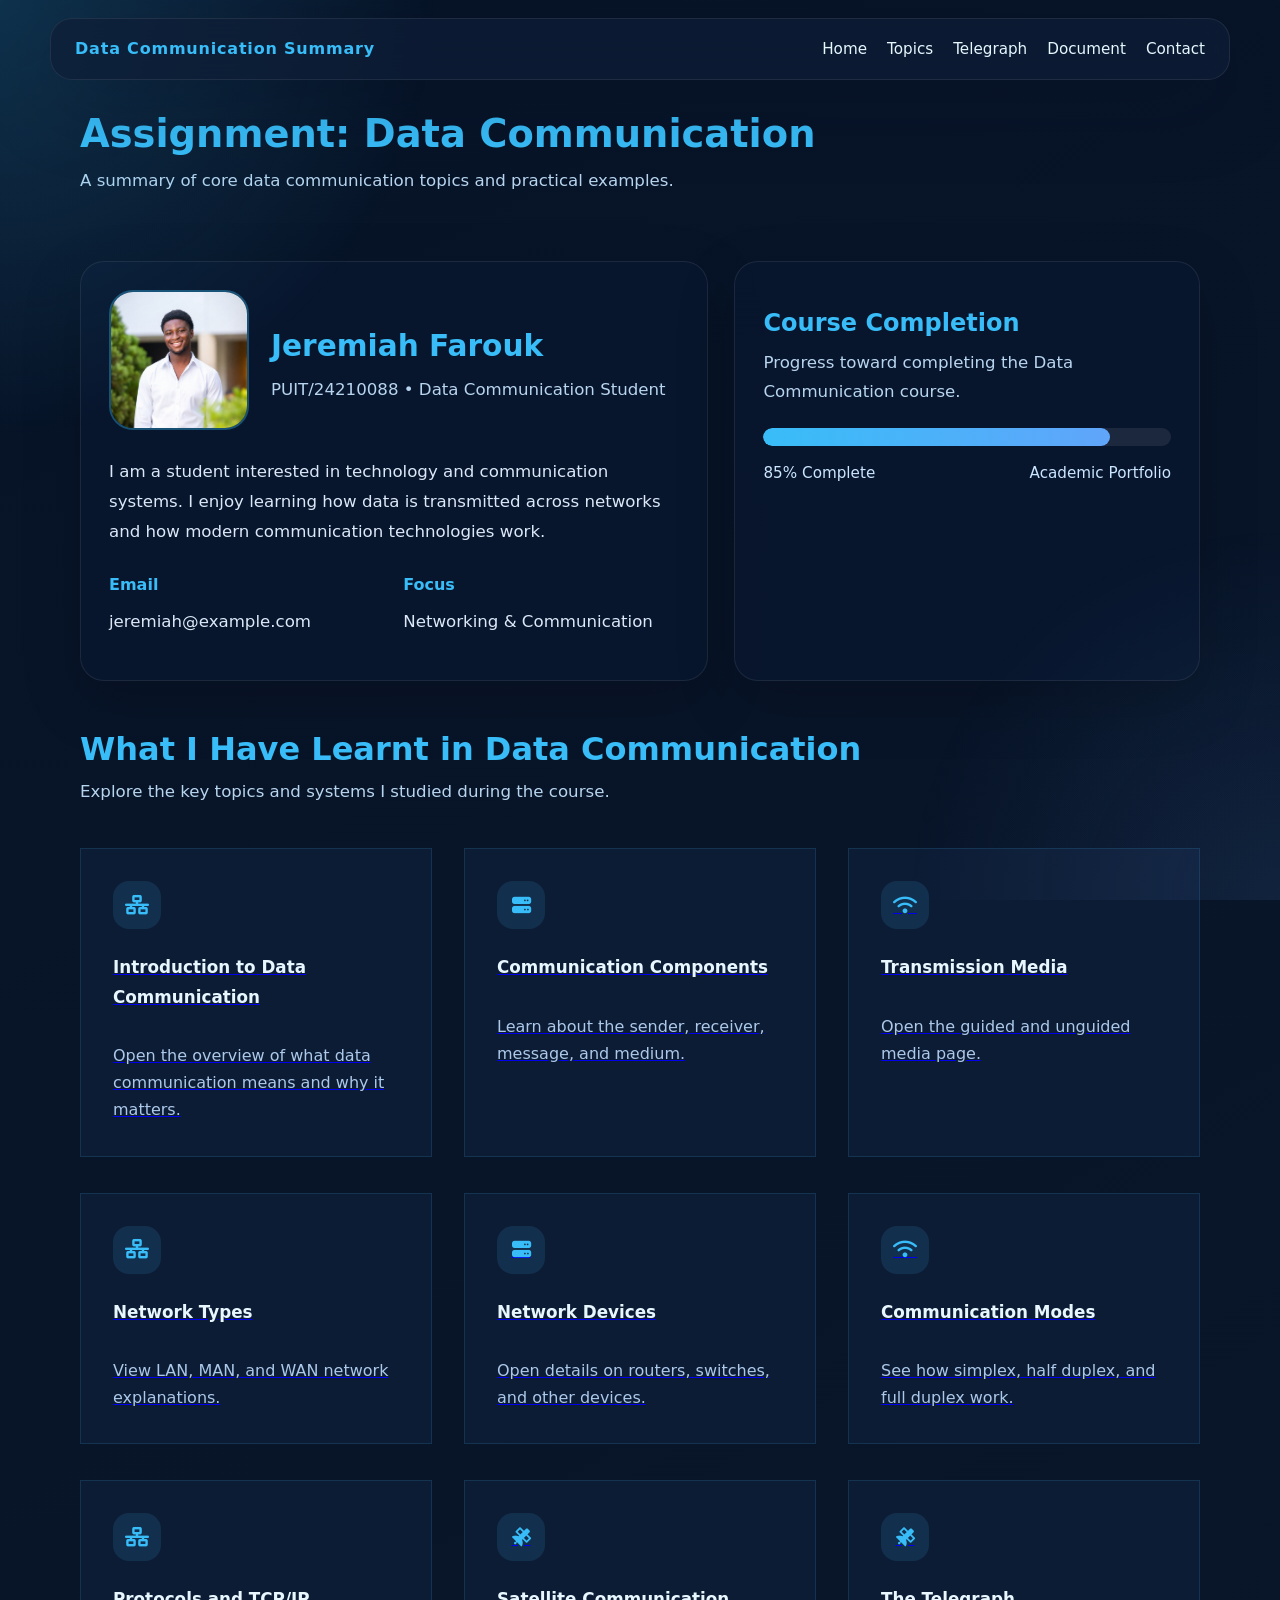
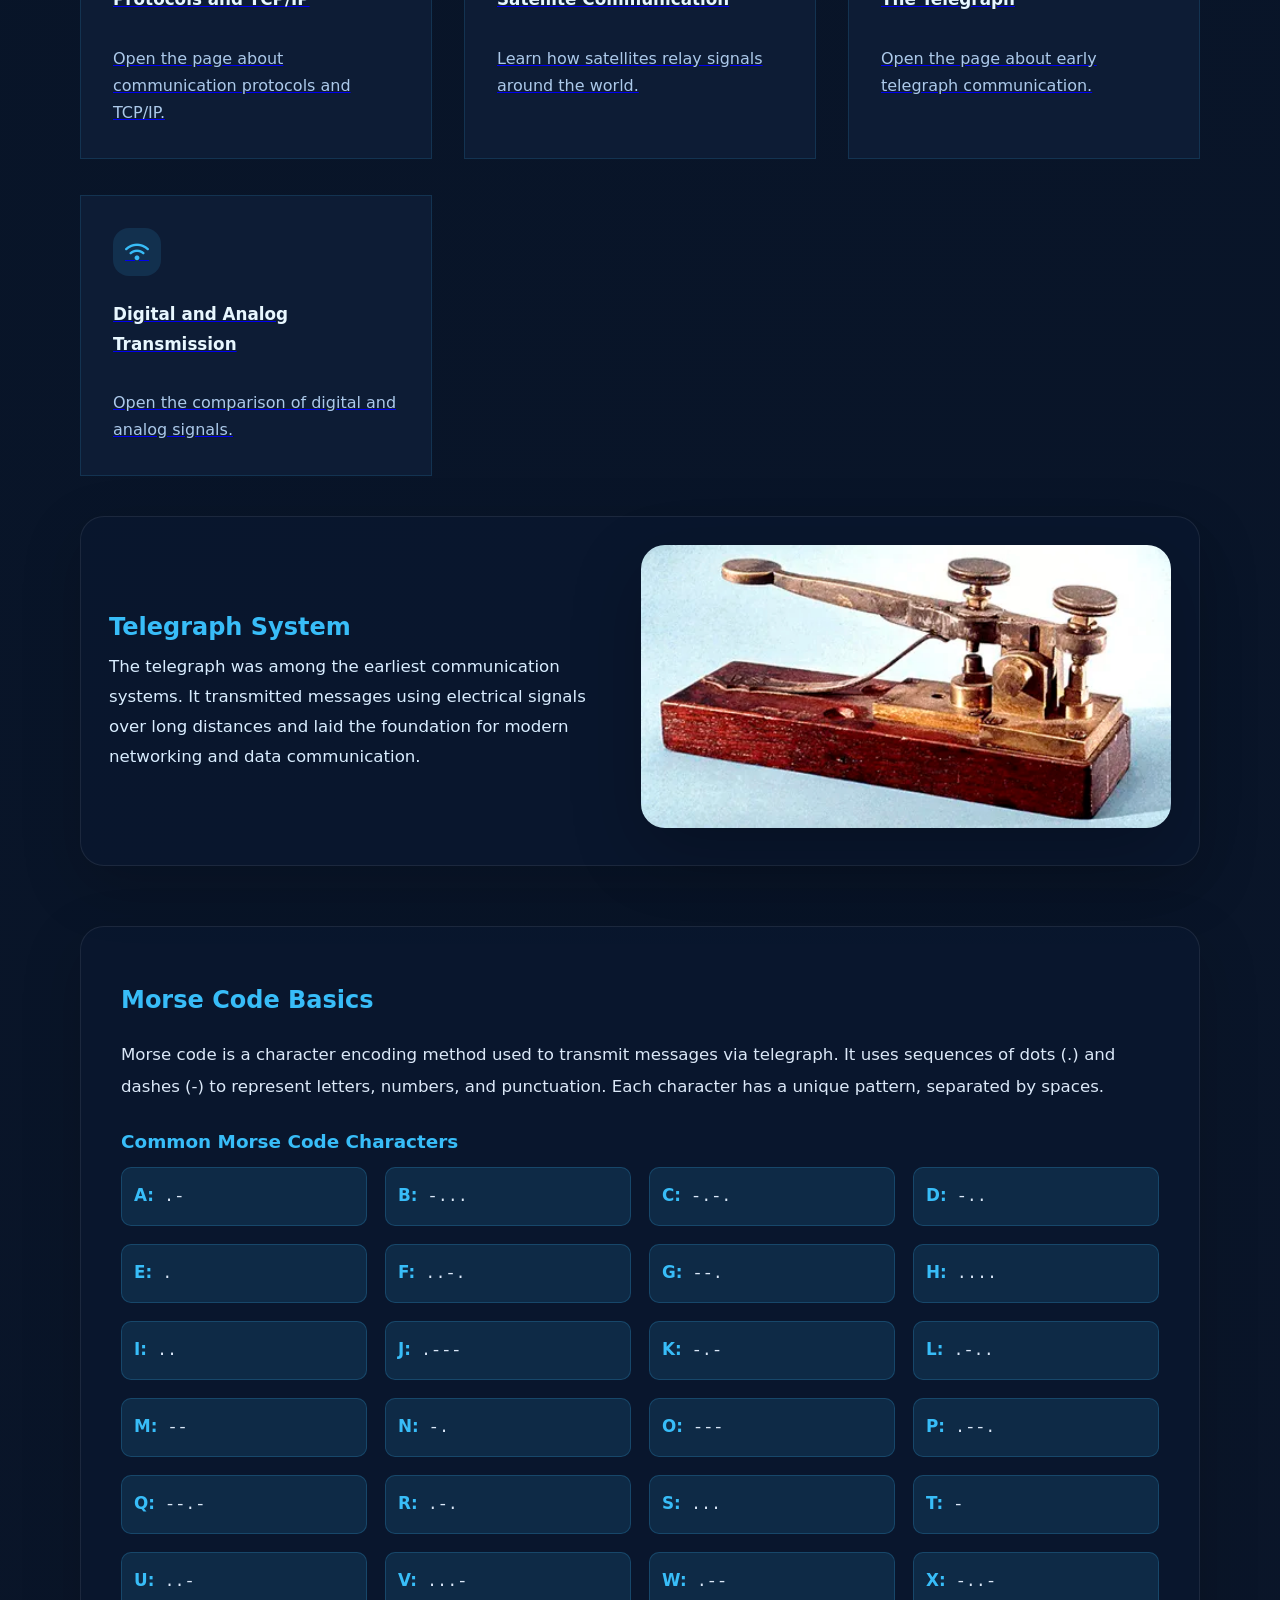
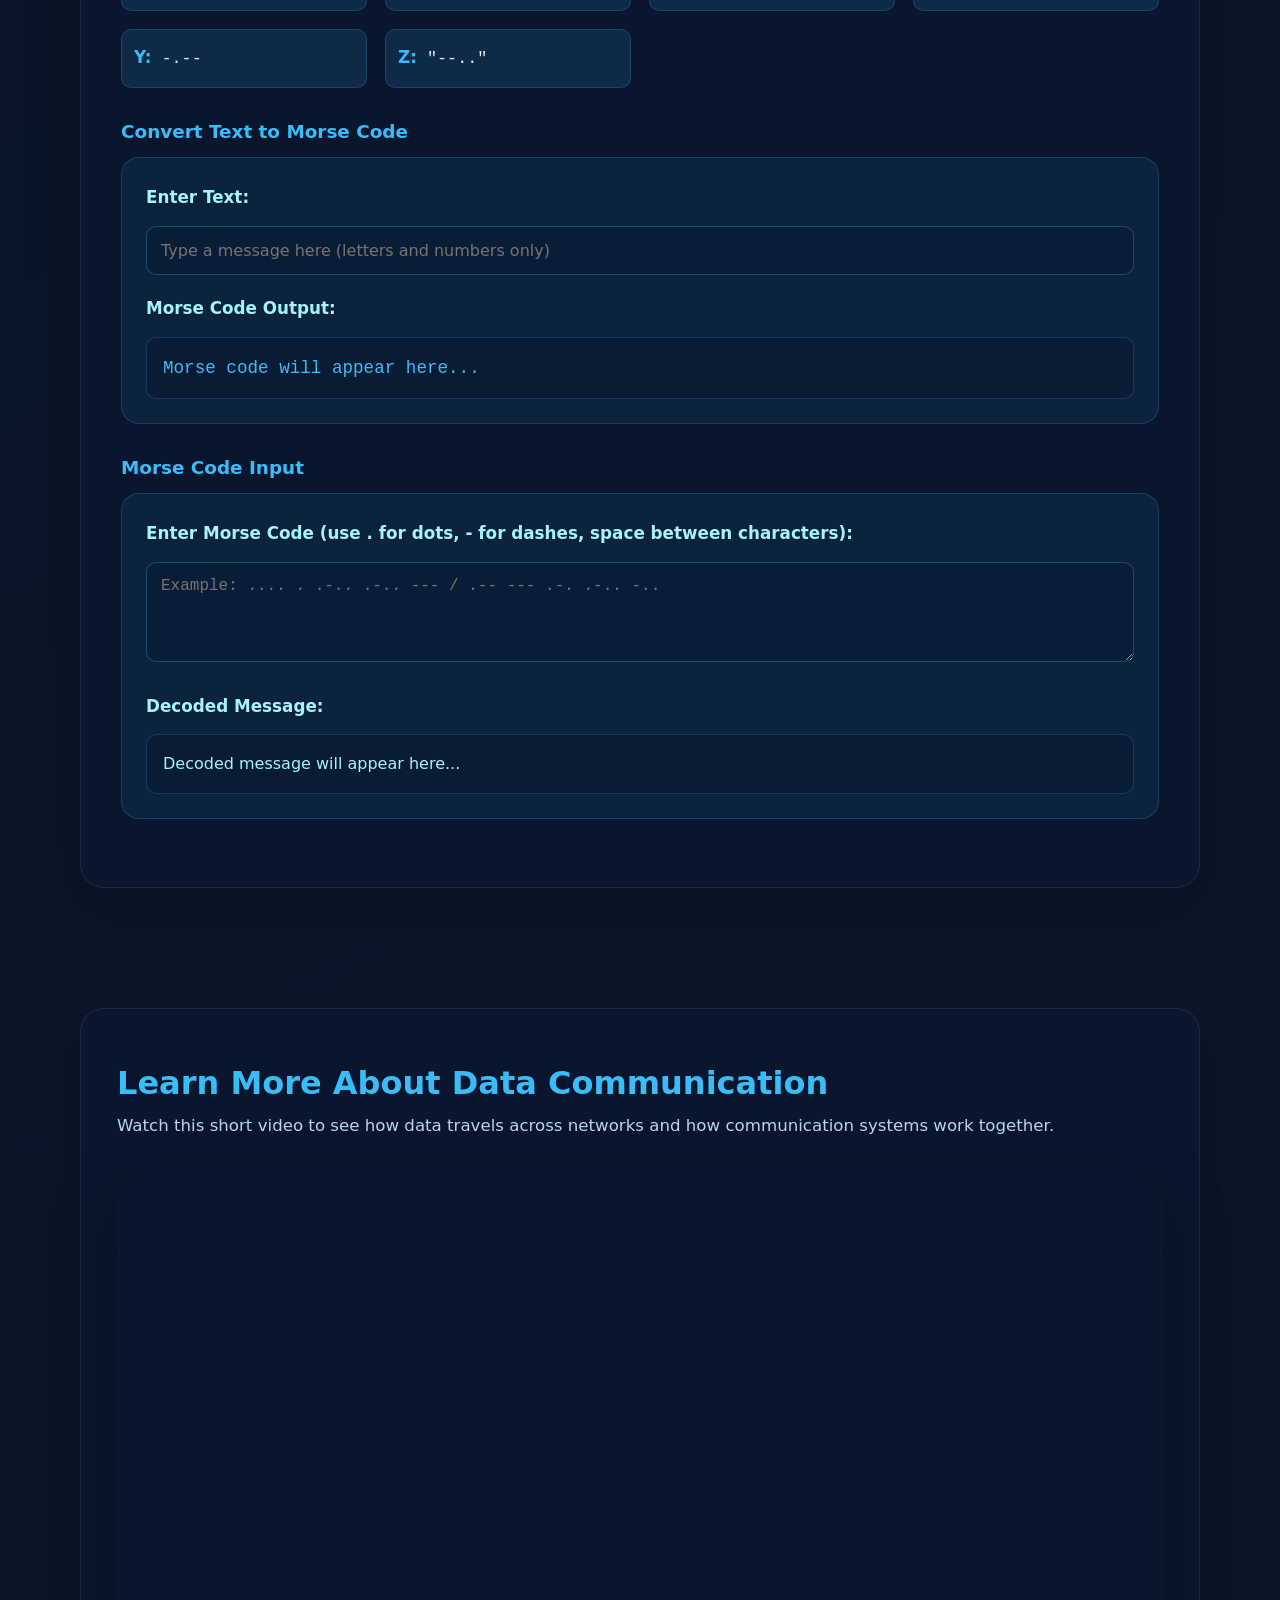
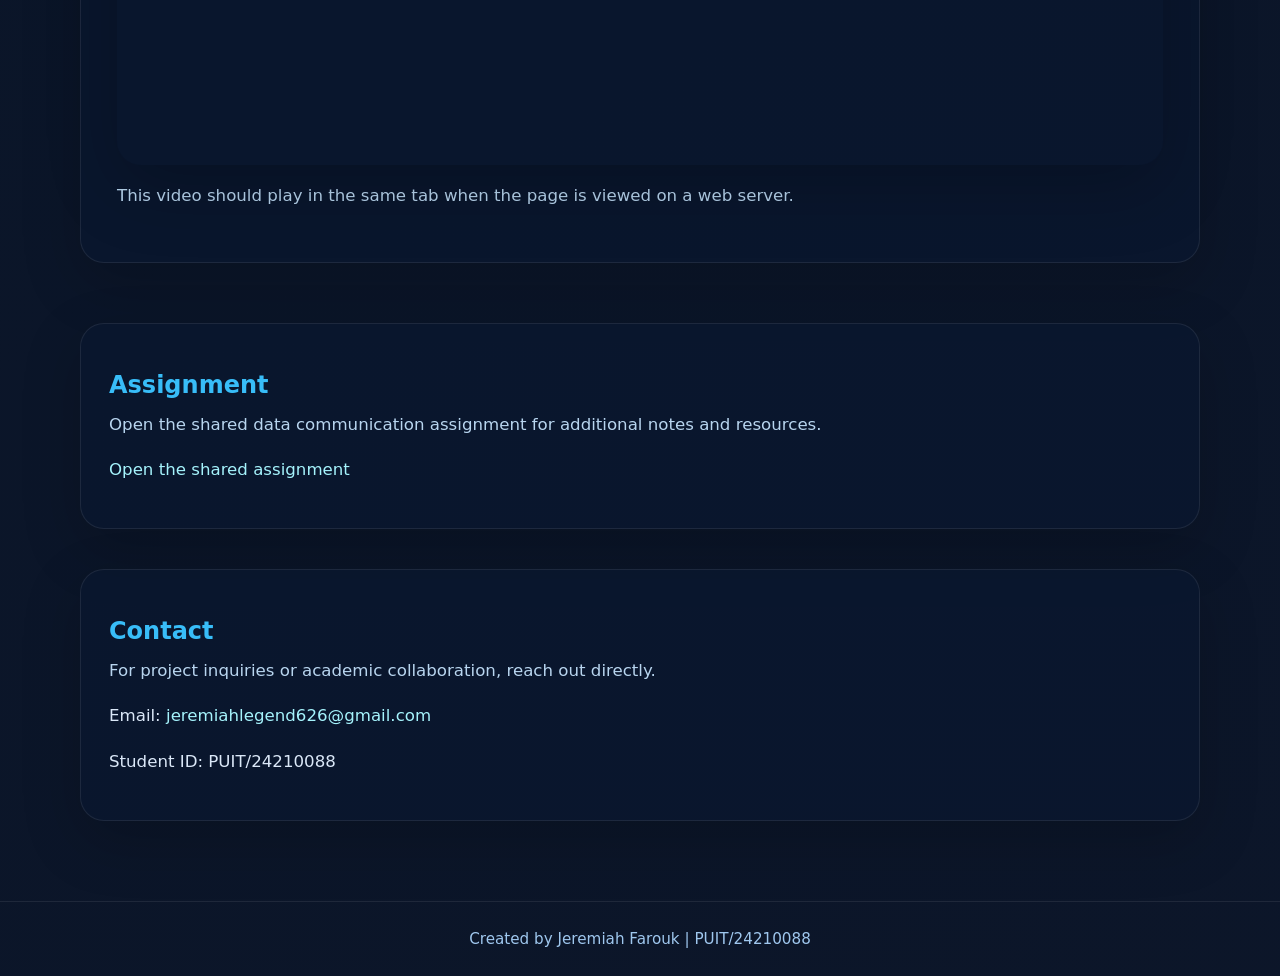
<file: index.html>
<!DOCTYPE html>
<html lang="en">
<head>
  <meta charset="UTF-8">
  <meta name="viewport" content="width=device-width, initial-scale=1.0">
  <title>Data Communication Assignment</title>
  <link rel="stylesheet" href="styles.css">
  <link rel="stylesheet" href="https://cdnjs.cloudflare.com/ajax/libs/font-awesome/6.4.0/css/all.min.css" integrity="sha512-p1Cm+S3X7RmOISVSu6Jz91FJjrNn3iDATC+6CDj1O7+snnVQoQu/6W+T7y9FqXsJCHmqqiVXd5N6eeGdX6f+Uw==" crossorigin="anonymous" referrerpolicy="no-referrer" />
</head>
<body>
  <div class="background-glow"></div>
  <nav class="sticky-nav">
    <div class="nav-brand">Data Communication Summary</div>
    <div class="nav-links">
      <a href="#home">Home</a>
      <a href="#topics">Topics</a>
      <a href="#telegraph">Telegraph</a>
      <a href="#document">Document</a>
      <a href="#contact">Contact</a>
    </div>
  </nav>
  <main>
    <section id="home" class="hero-section">
      <div class="container hero-grid">
        <div class="assignment-header" style="grid-column: 1 / -1; margin-bottom: 24px;">
          <h1 style="font-size: 2.4rem; color: #38bdf8; margin: 0;">Assignment: Data Communication</h1>
          <p class="subtle-text" style="margin-top: 8px;">A summary of core data communication topics and practical examples.</p>
        </div>
        <div class="card profile-card">
          <div class="profile-head">
            <a href="profile.jpg" target="_blank" rel="noopener noreferrer">
              <img src="profile.jpg" alt="Student Image">
            </a>
            <div>
              <h2>Jeremiah Farouk</h2>
              <p class="subtle-text">PUIT/24210088 • Data Communication Student</p>
            </div>
          </div>
          <p class="intro-text">I am a student interested in technology and communication systems. I enjoy learning how data is transmitted across networks and how modern communication technologies work.</p>
          <div class="info-row">
            <div><strong>Email</strong><p>jeremiah@example.com</p></div>
            <div><strong>Focus</strong><p>Networking & Communication</p></div>
          </div>
        </div>
        <div class="card completion-card">
          <h2>Course Completion</h2>
          <p class="subtle-text">Progress toward completing the Data Communication course.</p>
          <div class="progress-bar">
            <div class="progress-fill" style="width: 85%;"></div>
          </div>
          <div class="progress-meta">
            <span>85% Complete</span>
            <span>Academic Portfolio</span>
          </div>
        </div>
      </div>
    </section>
    <section id="topics" class="topics-section">
      <div class="container">
        <div class="section-header">
          <div>
            <h2>What I Have Learnt in Data Communication</h2>
            <p class="subtle-text">Explore the key topics and systems I studied during the course.</p>
          </div>
        </div>
        <div class="folder-grid">
          <a class="folder-card" href="introduction.html">
            <div class="icon-wrap"><i class="fa-solid fa-network-wired"></i></div>
            <div class="folder-title">Introduction to Data Communication</div>
            <div class="folder-desc">Open the overview of what data communication means and why it matters.</div>
          </a>
          <a class="folder-card" href="components.html">
            <div class="icon-wrap"><i class="fa-solid fa-server"></i></div>
            <div class="folder-title">Communication Components</div>
            <div class="folder-desc">Learn about the sender, receiver, message, and medium.</div>
          </a>
          <a class="folder-card" href="transmission-media.html">
            <div class="icon-wrap"><i class="fa-solid fa-wifi"></i></div>
            <div class="folder-title">Transmission Media</div>
            <div class="folder-desc">Open the guided and unguided media page.</div>
          </a>
          <a class="folder-card" href="network-types.html">
            <div class="icon-wrap"><i class="fa-solid fa-network-wired"></i></div>
            <div class="folder-title">Network Types</div>
            <div class="folder-desc">View LAN, MAN, and WAN network explanations.</div>
          </a>
          <a class="folder-card" href="network-devices.html">
            <div class="icon-wrap"><i class="fa-solid fa-server"></i></div>
            <div class="folder-title">Network Devices</div>
            <div class="folder-desc">Open details on routers, switches, and other devices.</div>
          </a>
          <a class="folder-card" href="communication-modes.html">
            <div class="icon-wrap"><i class="fa-solid fa-wifi"></i></div>
            <div class="folder-title">Communication Modes</div>
            <div class="folder-desc">See how simplex, half duplex, and full duplex work.</div>
          </a>
          <a class="folder-card" href="protocols-tcpip.html">
            <div class="icon-wrap"><i class="fa-solid fa-network-wired"></i></div>
            <div class="folder-title">Protocols and TCP/IP</div>
            <div class="folder-desc">Open the page about communication protocols and TCP/IP.</div>
          </a>
          <a class="folder-card" href="satellite-communication.html">
            <div class="icon-wrap"><i class="fa-solid fa-satellite"></i></div>
            <div class="folder-title">Satellite Communication</div>
            <div class="folder-desc">Learn how satellites relay signals around the world.</div>
          </a>
          <a class="folder-card" href="telegraph.html">
            <div class="icon-wrap"><i class="fa-solid fa-satellite"></i></div>
            <div class="folder-title">The Telegraph</div>
            <div class="folder-desc">Open the page about early telegraph communication.</div>
          </a>
          <a class="folder-card" href="digital-analog.html">
            <div class="icon-wrap"><i class="fa-solid fa-wifi"></i></div>
            <div class="folder-title">Digital and Analog Transmission</div>
            <div class="folder-desc">Open the comparison of digital and analog signals.</div>
          </a>
        </div>
      </div>
    </section>
    <section id="telegraph" class="telegraph-highlight">
      <div class="container">
        <div class="card telegraph-card">
          <div class="telegraph-text">
            <h2>Telegraph System</h2>
            <p>The telegraph was among the earliest communication systems. It transmitted messages using electrical signals over long distances and laid the foundation for modern networking and data communication.</p>
          </div>
          <div class="telegraph-image-wrap">
            <img src="telegraph.jpg" alt="Telegraph machine">
          </div>
        </div>
      </div>
    </section>

    <!-- Morse Code Section -->
    <section class="morse-section">
      <div class="container">
        <div class="card" style="padding: 40px;">
          <h2 style="color: #38bdf8; margin-bottom: 24px;">Morse Code Basics</h2>
          
          <div class="page-content" style="max-width: 100%; padding: 0;">
            <p>Morse code is a character encoding method used to transmit messages via telegraph. It uses sequences of dots (.) and dashes (-) to represent letters, numbers, and punctuation. Each character has a unique pattern, separated by spaces.</p>
            
            <h3 style="margin-top: 28px; margin-bottom: 14px;">Common Morse Code Characters</h3>
            <div class="morse-table" style="display: grid; grid-template-columns: repeat(auto-fit, minmax(220px, 1fr)); gap: 18px; margin-bottom: 32px;">
              <div class="morse-item"><strong>A:</strong> .-</div>
              <div class="morse-item"><strong>B:</strong> -...</div>
              <div class="morse-item"><strong>C:</strong> -.-.</div>
              <div class="morse-item"><strong>D:</strong> -..</div>
              <div class="morse-item"><strong>E:</strong> .</div>
              <div class="morse-item"><strong>F:</strong> ..-.</div>
              <div class="morse-item"><strong>G:</strong> --.</div>
              <div class="morse-item"><strong>H:</strong> ....</div>
              <div class="morse-item"><strong>I:</strong> ..</div>
              <div class="morse-item"><strong>J:</strong> .---</div>
              <div class="morse-item"><strong>K:</strong> -.-</div>
              <div class="morse-item"><strong>L:</strong> .-..</div>
              <div class="morse-item"><strong>M:</strong> --</div>
              <div class="morse-item"><strong>N:</strong> -.</div>
              <div class="morse-item"><strong>O:</strong> ---</div>
              <div class="morse-item"><strong>P:</strong> .--.</div>
              <div class="morse-item"><strong>Q:</strong> --.-</div>
              <div class="morse-item"><strong>R:</strong> .-.</div>
              <div class="morse-item"><strong>S:</strong> ...</div>
              <div class="morse-item"><strong>T:</strong> -</div>
              <div class="morse-item"><strong>U:</strong> ..-</div>
              <div class="morse-item"><strong>V:</strong> ...-</div>
              <div class="morse-item"><strong>W:</strong> .--</div>
              <div class="morse-item"><strong>X:</strong> -..-</div>
              <div class="morse-item"><strong>Y:</strong> -.--</div>
              <div class="morse-item"><strong>Z:</strong> "--.."</div>
            </div>

            <h3 style="margin-top: 28px; margin-bottom: 14px;">Convert Text to Morse Code</h3>
            <div style="background: rgba(56, 189, 248, 0.08); border: 1px solid rgba(56, 189, 248, 0.2); border-radius: 18px; padding: 24px; margin-bottom: 32px;">
              <label style="display: block; margin-bottom: 12px; color: #a5f3fc; font-weight: 600;">Enter Text:</label>
              <input 
                type="text" 
                id="textInput" 
                placeholder="Type a message here (letters and numbers only)" 
                style="width: 100%; padding: 14px; border: 1px solid rgba(56, 189, 248, 0.3); border-radius: 10px; background: rgba(10, 25, 50, 0.6); color: #e5f7ff; font-size: 1rem; margin-bottom: 18px;"
              >
              
              <label style="display: block; margin-bottom: 12px; color: #a5f3fc; font-weight: 600;">Morse Code Output:</label>
              <div 
                id="morseOutput" 
                style="background: rgba(10, 25, 50, 0.8); padding: 16px; border-radius: 10px; min-height: 60px; color: #38bdf8; font-family: 'Courier New', monospace; font-size: 1.1rem; word-break: break-all; line-height: 1.6; border: 1px solid rgba(56, 189, 248, 0.2);"
              >
                Morse code will appear here...
              </div>
            </div>

            <h3 style="margin-top: 28px; margin-bottom: 14px;">Morse Code Input</h3>
            <div style="background: rgba(56, 189, 248, 0.08); border: 1px solid rgba(56, 189, 248, 0.2); border-radius: 18px; padding: 24px;">
              <label style="display: block; margin-bottom: 12px; color: #a5f3fc; font-weight: 600;">Enter Morse Code (use . for dots, - for dashes, space between characters):</label>
              <textarea 
                id="morseInput" 
                placeholder="Example: .... . .-.. .-.. --- / .-- --- .-. .-.. -.." 
                style="width: 100%; padding: 14px; border: 1px solid rgba(56, 189, 248, 0.3); border-radius: 10px; background: rgba(10, 25, 50, 0.6); color: #e5f7ff; font-size: 1rem; font-family: 'Courier New', monospace; min-height: 100px; margin-bottom: 18px; resize: vertical;"
              ></textarea>
              
              <label style="display: block; margin-bottom: 12px; color: #a5f3fc; font-weight: 600;">Decoded Message:</label>
              <div 
                id="decodedOutput" 
                style="background: rgba(10, 25, 50, 0.8); padding: 16px; border-radius: 10px; min-height: 60px; color: #a5f3fc; font-size: 1rem; word-break: break-all; line-height: 1.6; border: 1px solid rgba(56, 189, 248, 0.2);"
              >
                Decoded message will appear here...
              </div>
            </div>
          </div>
        </div>
      </div>
    </section>

    <section class="video-section">
      <div class="container">
        <div class="card" style="padding: 36px;">
          <div class="section-header" style="margin-bottom: 20px;">
            <div>
              <h2>Learn More About Data Communication</h2>
              <p class="subtle-text">Watch this short video to see how data travels across networks and how communication systems work together.</p>
            </div>
          </div>
          <div class="video-wrapper">
            <iframe width="560" height="315" src="https://www.youtube.com/embed/ULgKbLWhgEM?si=8rHMNP0_0eY_29gy" title="YouTube video player" frameborder="0" allow="accelerometer; autoplay; clipboard-write; encrypted-media; gyroscope; picture-in-picture; web-share" referrerpolicy="strict-origin-when-cross-origin" allowfullscreen></iframe>
          </div>
          <p class="subtle-text" id="video-note" style="margin-top: 16px;">This video should play in the same tab when the page is viewed on a web server.</p>
        </div>
      </div>
    </section>

    <section id="document" class="document-section">
      <div class="container">
        <div class="card contact-card">
          <h2>Assignment</h2>
          <p class="subtle-text">Open the shared data communication assignment for additional notes and resources.</p>
          <p><a href="https://docs.google.com/document/d/1MKmk8TD52BsxhhpQ6v7rHuJrL-PrUki7/edit?usp=sharing&ouid=112747157149572128669&rtpof=true&sd=true">Open the shared assignment</a></p>
        </div>
      </div>
    </section>

    <section id="contact" class="contact-section">
      <div class="container">
        <div class="card contact-card">
          <h2>Contact</h2>
          <p class="subtle-text">For project inquiries or academic collaboration, reach out directly.</p>
          <p>Email: <a href="mailto:jeremiahlegend626@gmail.com">jeremiahlegend626@gmail.com</a></p>
          <p>Student ID: PUIT/24210088</p>
        </div>
      </div>
    </section>
  </main>
  <footer class="site-footer">
    Created by Jeremiah Farouk | PUIT/24210088
  </footer>

  <style>
    .morse-item {
      background: rgba(56, 189, 248, 0.12);
      padding: 12px;
      border-radius: 10px;
      border: 1px solid rgba(56, 189, 248, 0.2);
      color: #dbe8f8;
      font-family: 'Courier New', monospace;
    }

    .morse-item strong {
      color: #38bdf8;
    }

    .morse-section {
      padding: 60px 0;
    }
  </style>

  <script>
    // Morse code dictionary
    const morseDict = {
      'A': '.-', 'B': '-...', 'C': '-.-.', 'D': '-..', 'E': '.', 
      'F': '..-.', 'G': '--.', 'H': '....', 'I': '..', 'J': '.---',
      'K': '-.-', 'L': '.-..', 'M': '--', 'N': '-.', 'O': '---',
      'P': '.--.', 'Q': '--.-', 'R': '.-.', 'S': '...', 'T': '-',
      'U': '..-', 'V': '...-', 'W': '.--', 'X': '-..-', 'Y': '-.--',
      'Z': '--..', '0': '-----', '1': '.----', '2': '..---', '3': '...--',
      '4': '....-', '5': '.....', '6': '-....', '7': '--...', '8': '---..',
      '9': '----.'
    };

    // Reverse dictionary for decoding
    const reverseMorseDict = {};
    for (let char in morseDict) {
      reverseMorseDict[morseDict[char]] = char;
    }

    // Text to Morse conversion
    document.getElementById('textInput')?.addEventListener('input', function() {
      const text = this.value.toUpperCase();
      let morse = '';
      for (let char of text) {
        if (morseDict[char]) {
          morse += morseDict[char] + ' ';
        } else if (char === ' ') {
          morse += '/ ';
        }
      }
      document.getElementById('morseOutput').textContent = morse.trim() || 'Morse code will appear here...';
    });

    // Morse to Text conversion
    document.getElementById('morseInput')?.addEventListener('input', function() {
      const morse = this.value.trim();
      const chars = morse.split(' ');
      let text = '';
      for (let code of chars) {
        if (code === '/') {
          text += ' ';
        } else if (reverseMorseDict[code]) {
          text += reverseMorseDict[code];
        }
      }
      document.getElementById('decodedOutput').textContent = text || 'Decoded message will appear here...';
    });
  </script>

  <script>
    // Lazy-load YouTube iframe or open YouTube when file://
    (function() {
        function loadIframe(placeholder) {
        const src = placeholder.dataset.src;
        const iframe = document.createElement('iframe');
        iframe.src = src;
        iframe.title = placeholder.dataset.title || 'Embedded video';
        iframe.frameBorder = '0';
        iframe.allow = 'accelerometer; autoplay; clipboard-write; encrypted-media; gyroscope; picture-in-picture; web-share';
        iframe.referrerPolicy = 'strict-origin-when-cross-origin';
        iframe.allowFullscreen = true;
        iframe.style.position = 'absolute';
        iframe.style.inset = '0';
        iframe.style.width = '100%';
        iframe.style.height = '100%';
        // replace placeholder with iframe
        const wrapper = placeholder.parentElement;
        wrapper.innerHTML = '';
        wrapper.appendChild(iframe);
        // add a quick fallback link under the player
        const note = document.getElementById('video-note');
        if (note) note.innerHTML = 'If the player shows "Video unavailable", <a href="' + placeholder.dataset.watch + '" target="_blank">watch on YouTube</a>.';
      }

      document.querySelectorAll('.video-placeholder').forEach(function(placeholder) {
        const btn = placeholder.querySelector('.video-play-button');
        btn.addEventListener('click', function() {
          // If page is served via file://, open YouTube in new tab instead
          if (location.protocol === 'file:') {
            const watch = placeholder.dataset.watch;
            if (confirm('This video may not play when the page is opened from the file system. Open on YouTube instead?')) {
              window.open(watch, '_blank');
            }
            return;
          }
          loadIframe(placeholder);
        });
      });
    })();
  </script>
</body>
</html>
</file>
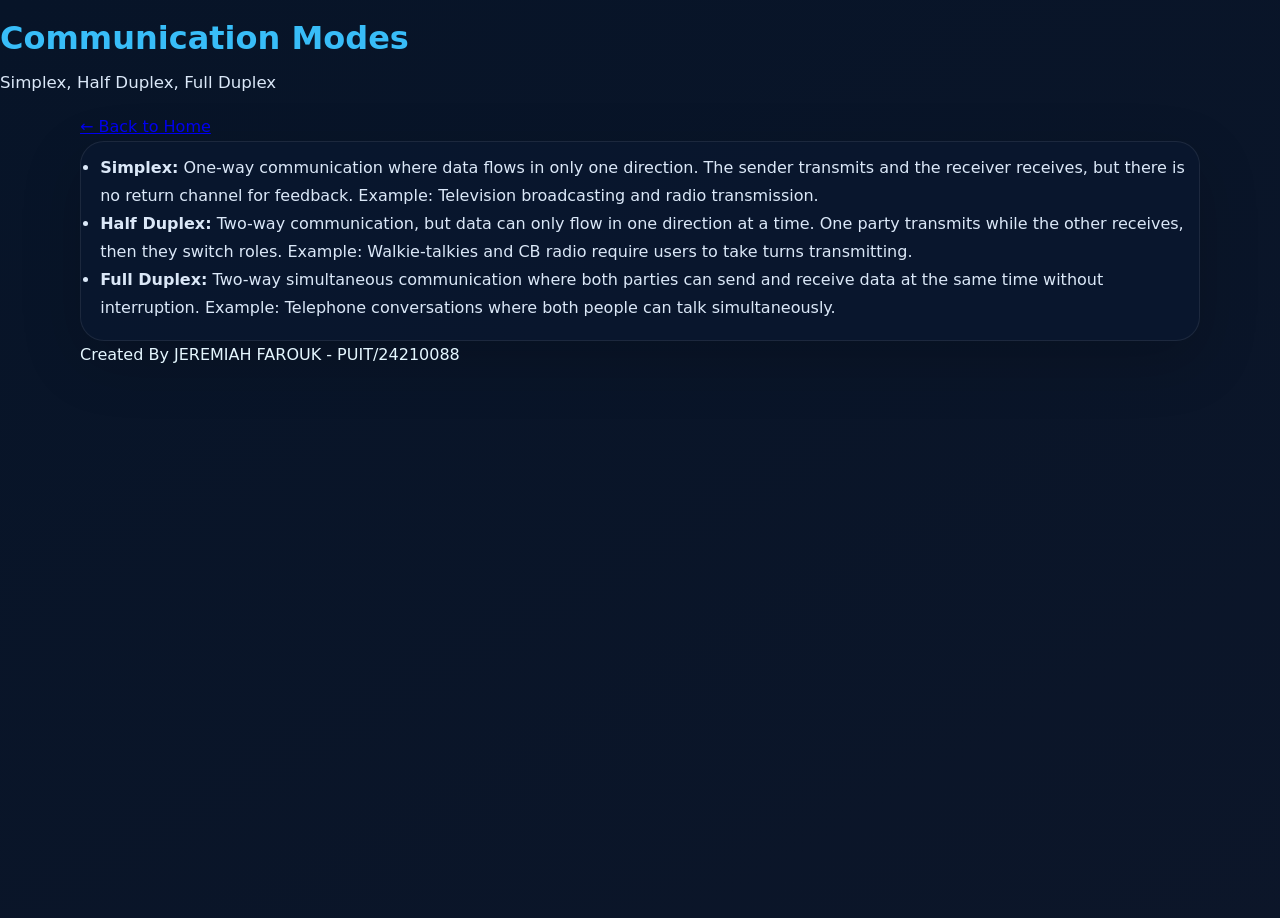
<file: communication-modes.html>
<!DOCTYPE html>
<html lang="en">
<head>
<meta charset="UTF-8">
<meta name="viewport" content="width=device-width, initial-scale=1.0">
<title>Communication Modes</title>
<link rel="stylesheet" href="styles.css">
</head>
<body>
<header>
<h1>Communication Modes</h1>
<p>Simplex, Half Duplex, Full Duplex</p>
</header>
<div class="container">
<div class="button-row">
<a class="button-link" href="index.html">← Back to Home</a>
</div>
<div class="card">
<ul>
<li><strong>Simplex:</strong> One-way communication where data flows in only one direction. The sender transmits and the receiver receives, but there is no return channel for feedback. Example: Television broadcasting and radio transmission.</li>
<li><strong>Half Duplex:</strong> Two-way communication, but data can only flow in one direction at a time. One party transmits while the other receives, then they switch roles. Example: Walkie-talkies and CB radio require users to take turns transmitting.</li>
<li><strong>Full Duplex:</strong> Two-way simultaneous communication where both parties can send and receive data at the same time without interruption. Example: Telephone conversations where both people can talk simultaneously.</li>
</ul>
</div>
<footer>Created By JEREMIAH FAROUK - PUIT/24210088</footer>
</div>
</body>
</html>
</file>
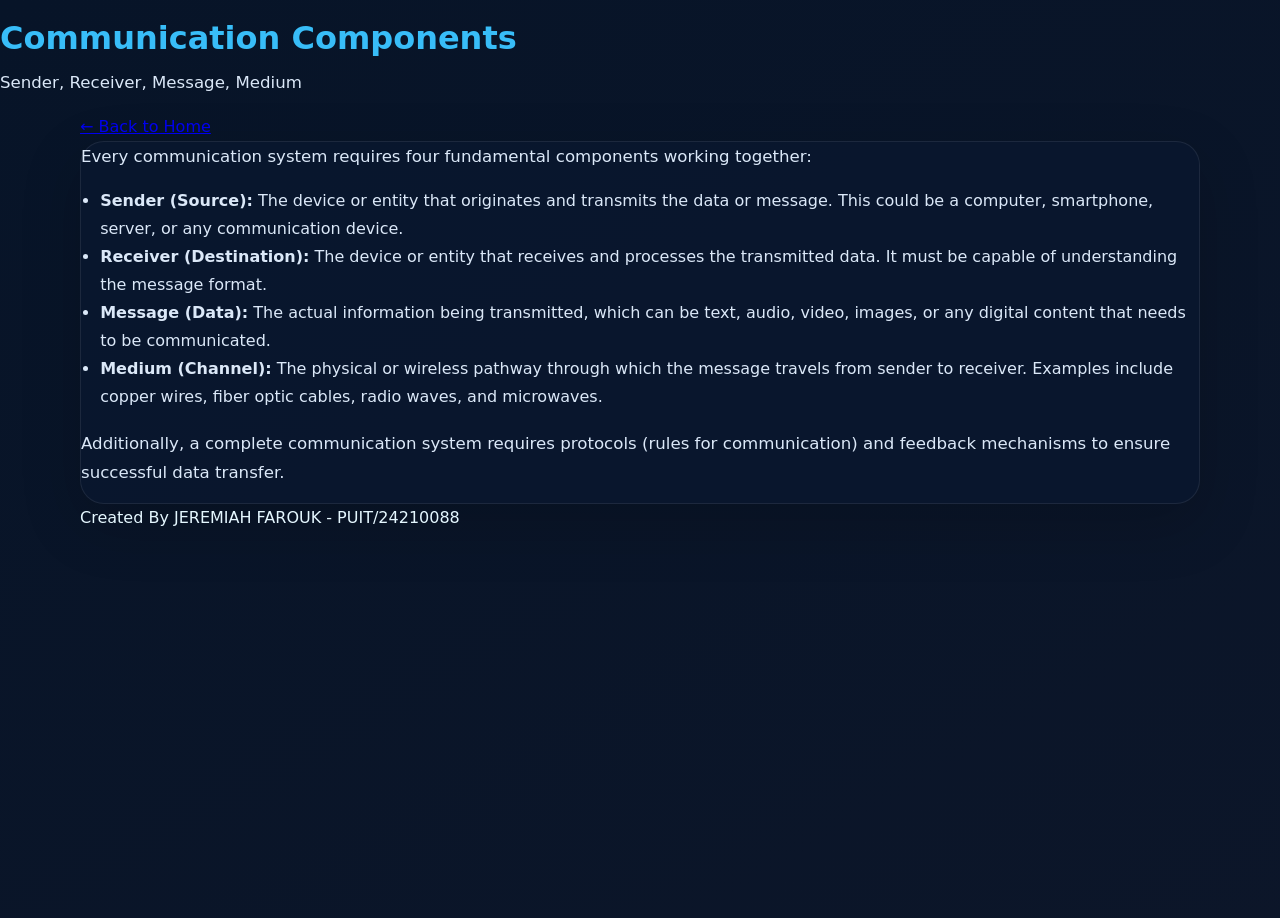
<file: components.html>
<!DOCTYPE html>
<html lang="en">
<head>
<meta charset="UTF-8">
<meta name="viewport" content="width=device-width, initial-scale=1.0">
<title>Communication Components</title>
<link rel="stylesheet" href="styles.css">
</head>
<body>
<header>
<h1>Communication Components</h1>
<p>Sender, Receiver, Message, Medium</p>
</header>
<div class="container">
<div class="button-row">
<a class="button-link" href="index.html">← Back to Home</a>
</div>
<div class="card">
<p>Every communication system requires four fundamental components working together:</p>
<ul>
<li><strong>Sender (Source):</strong> The device or entity that originates and transmits the data or message. This could be a computer, smartphone, server, or any communication device.</li>
<li><strong>Receiver (Destination):</strong> The device or entity that receives and processes the transmitted data. It must be capable of understanding the message format.</li>
<li><strong>Message (Data):</strong> The actual information being transmitted, which can be text, audio, video, images, or any digital content that needs to be communicated.</li>
<li><strong>Medium (Channel):</strong> The physical or wireless pathway through which the message travels from sender to receiver. Examples include copper wires, fiber optic cables, radio waves, and microwaves.</li>
</ul>
<p>Additionally, a complete communication system requires protocols (rules for communication) and feedback mechanisms to ensure successful data transfer.</p>
</div>
<footer>Created By JEREMIAH FAROUK - PUIT/24210088</footer>
</div>
</body>
</html>
</file>
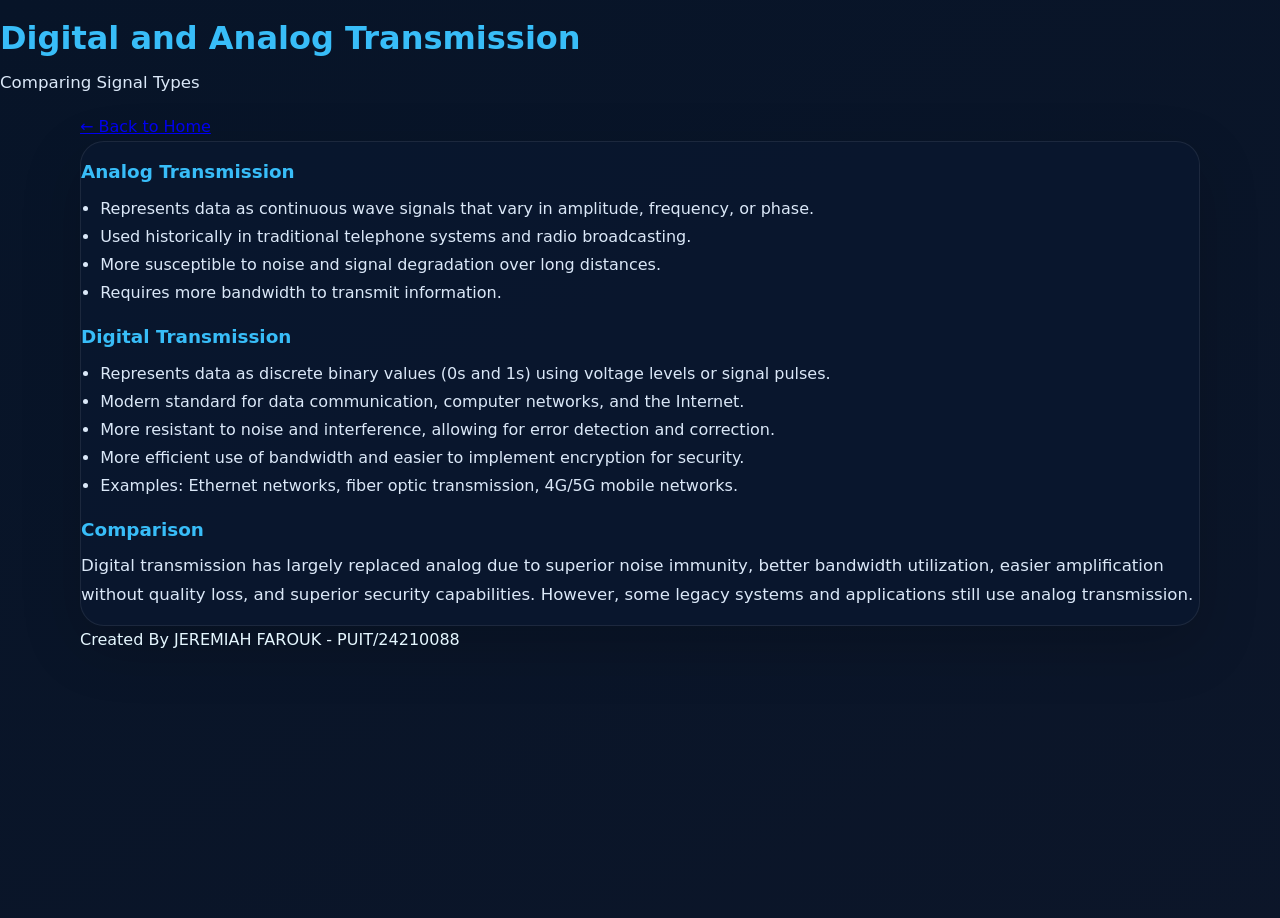
<file: digital-analog.html>
<!DOCTYPE html>
<html lang="en">
<head>
<meta charset="UTF-8">
<meta name="viewport" content="width=device-width, initial-scale=1.0">
<title>Digital and Analog Transmission</title>
<link rel="stylesheet" href="styles.css">
</head>
<body>
<header>
<h1>Digital and Analog Transmission</h1>
<p>Comparing Signal Types</p>
</header>
<div class="container">
<div class="button-row">
<a class="button-link" href="index.html">← Back to Home</a>
</div>
<div class="card">
<h3>Analog Transmission</h3>
<ul>
<li>Represents data as continuous wave signals that vary in amplitude, frequency, or phase.</li>
<li>Used historically in traditional telephone systems and radio broadcasting.</li>
<li>More susceptible to noise and signal degradation over long distances.</li>
<li>Requires more bandwidth to transmit information.</li>
</ul>
<h3>Digital Transmission</h3>
<ul>
<li>Represents data as discrete binary values (0s and 1s) using voltage levels or signal pulses.</li>
<li>Modern standard for data communication, computer networks, and the Internet.</li>
<li>More resistant to noise and interference, allowing for error detection and correction.</li>
<li>More efficient use of bandwidth and easier to implement encryption for security.</li>
<li>Examples: Ethernet networks, fiber optic transmission, 4G/5G mobile networks.</li>
</ul>
<h3>Comparison</h3>
<p>Digital transmission has largely replaced analog due to superior noise immunity, better bandwidth utilization, easier amplification without quality loss, and superior security capabilities. However, some legacy systems and applications still use analog transmission.</p>
</div>
<footer>Created By JEREMIAH FAROUK - PUIT/24210088</footer>
</div>
</body>
</html>
</file>
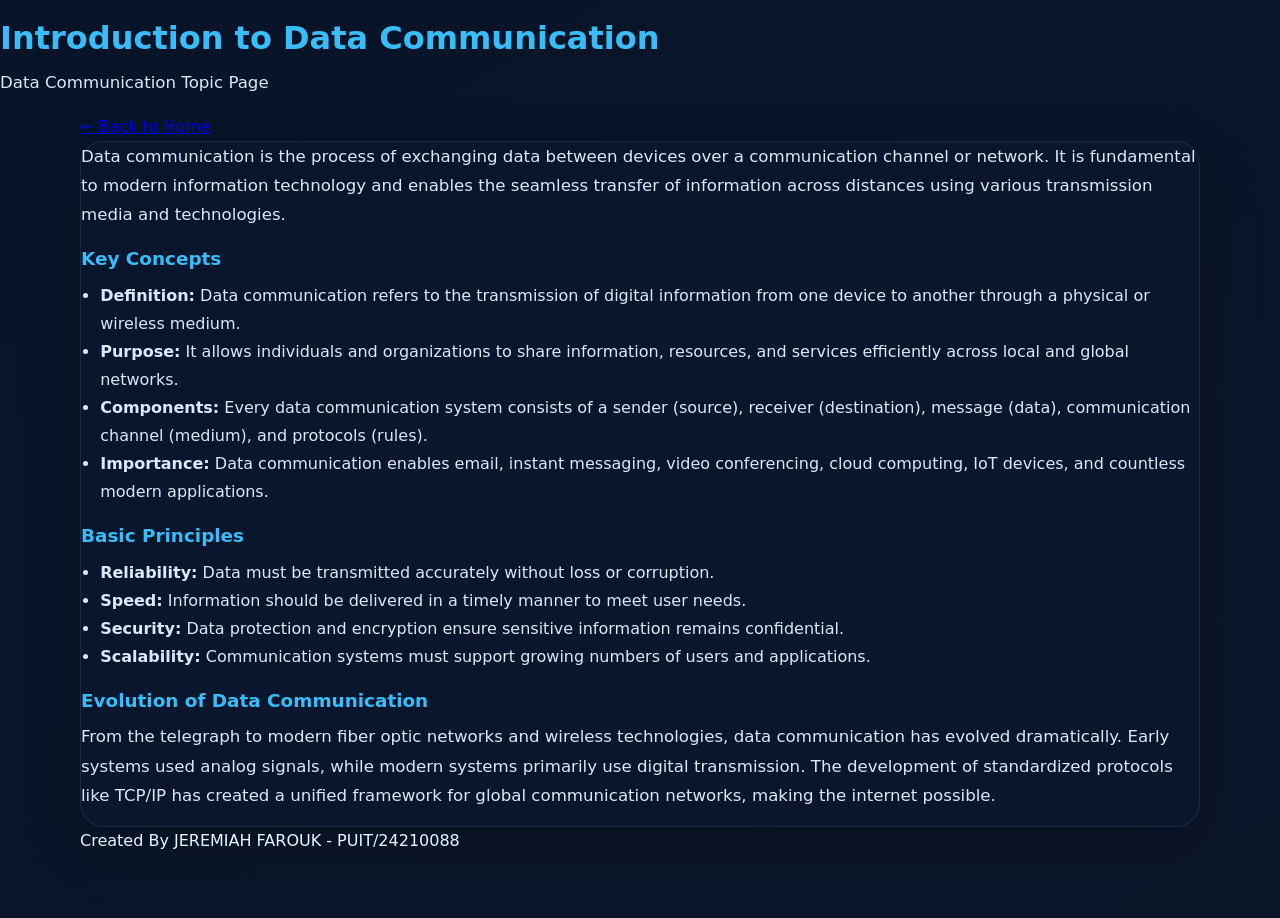
<file: introduction.html>
<!DOCTYPE html>
<html lang="en">
<head>
<meta charset="UTF-8">
<meta name="viewport" content="width=device-width, initial-scale=1.0">
<title>Introduction to Data Communication</title>
<link rel="stylesheet" href="styles.css">
</head>
<body>
<header>
<h1>Introduction to Data Communication</h1>
<p>Data Communication Topic Page</p>
</header>
<div class="container">
<div class="button-row">
<a class="button-link" href="index.html">← Back to Home</a>
</div>
<div class="card">
<p>Data communication is the process of exchanging data between devices over a communication channel or network. It is fundamental to modern information technology and enables the seamless transfer of information across distances using various transmission media and technologies.</p>
<h3>Key Concepts</h3>
<ul>
<li><strong>Definition:</strong> Data communication refers to the transmission of digital information from one device to another through a physical or wireless medium.</li>
<li><strong>Purpose:</strong> It allows individuals and organizations to share information, resources, and services efficiently across local and global networks.</li>
<li><strong>Components:</strong> Every data communication system consists of a sender (source), receiver (destination), message (data), communication channel (medium), and protocols (rules).</li>
<li><strong>Importance:</strong> Data communication enables email, instant messaging, video conferencing, cloud computing, IoT devices, and countless modern applications.</li>
</ul>
<h3>Basic Principles</h3>
<ul>
<li><strong>Reliability:</strong> Data must be transmitted accurately without loss or corruption.</li>
<li><strong>Speed:</strong> Information should be delivered in a timely manner to meet user needs.</li>
<li><strong>Security:</strong> Data protection and encryption ensure sensitive information remains confidential.</li>
<li><strong>Scalability:</strong> Communication systems must support growing numbers of users and applications.</li>
</ul>
<h3>Evolution of Data Communication</h3>
<p>From the telegraph to modern fiber optic networks and wireless technologies, data communication has evolved dramatically. Early systems used analog signals, while modern systems primarily use digital transmission. The development of standardized protocols like TCP/IP has created a unified framework for global communication networks, making the internet possible.</p>
</div>
<footer>Created By JEREMIAH FAROUK - PUIT/24210088</footer>
</div>
</body>
</html>
</file>
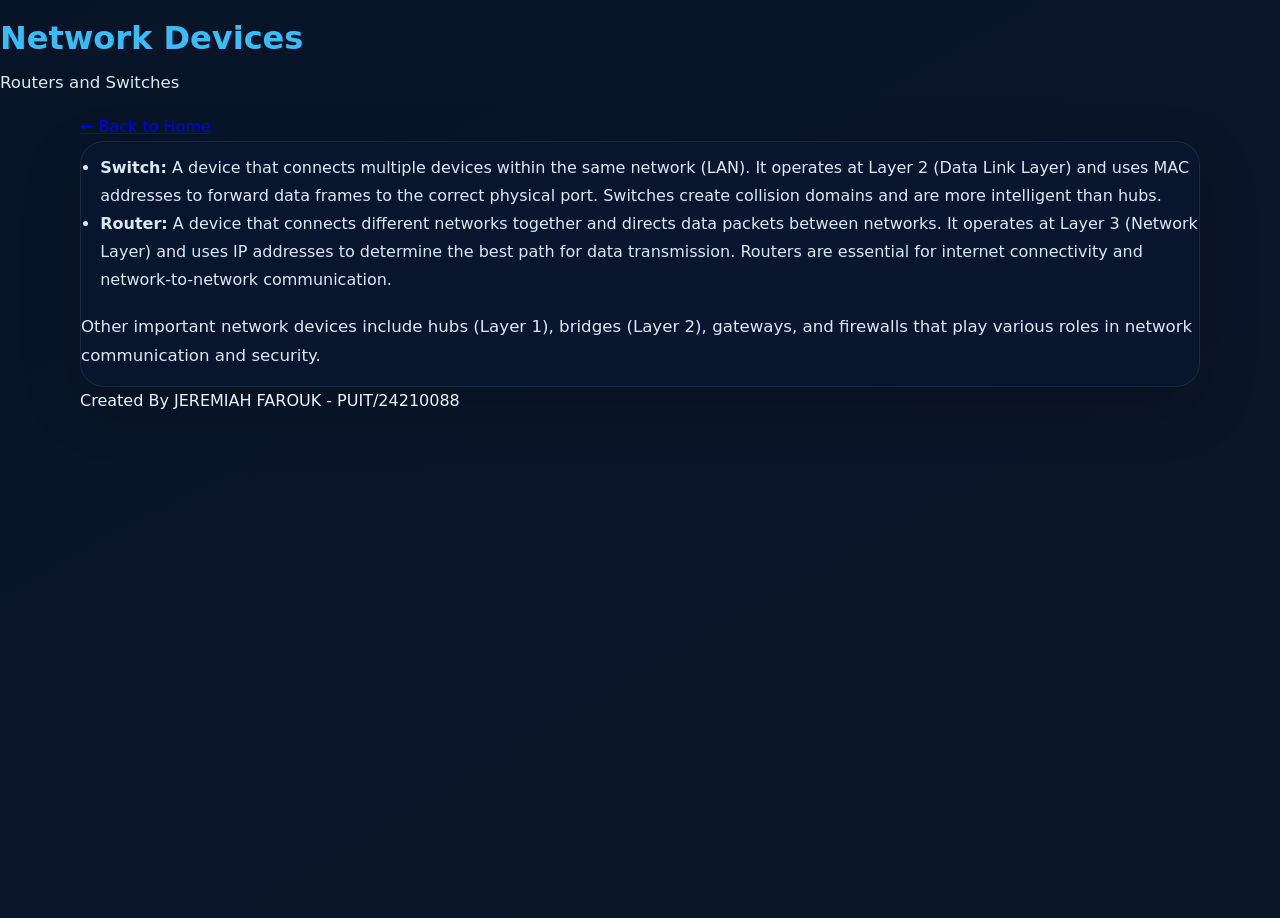
<file: network-devices.html>
<!DOCTYPE html>
<html lang="en">
<head>
<meta charset="UTF-8">
<meta name="viewport" content="width=device-width, initial-scale=1.0">
<title>Network Devices</title>
<link rel="stylesheet" href="styles.css">
</head>
<body>
<header>
<h1>Network Devices</h1>
<p>Routers and Switches</p>
</header>
<div class="container">
<div class="button-row">
<a class="button-link" href="index.html">← Back to Home</a>
</div>
<div class="card">
<ul>
<li><strong>Switch:</strong> A device that connects multiple devices within the same network (LAN). It operates at Layer 2 (Data Link Layer) and uses MAC addresses to forward data frames to the correct physical port. Switches create collision domains and are more intelligent than hubs.</li>
<li><strong>Router:</strong> A device that connects different networks together and directs data packets between networks. It operates at Layer 3 (Network Layer) and uses IP addresses to determine the best path for data transmission. Routers are essential for internet connectivity and network-to-network communication.</li>
</ul>
<p>Other important network devices include hubs (Layer 1), bridges (Layer 2), gateways, and firewalls that play various roles in network communication and security.</p>
</div>
<footer>Created By JEREMIAH FAROUK - PUIT/24210088</footer>
</div>
</body>
</html>
</file>
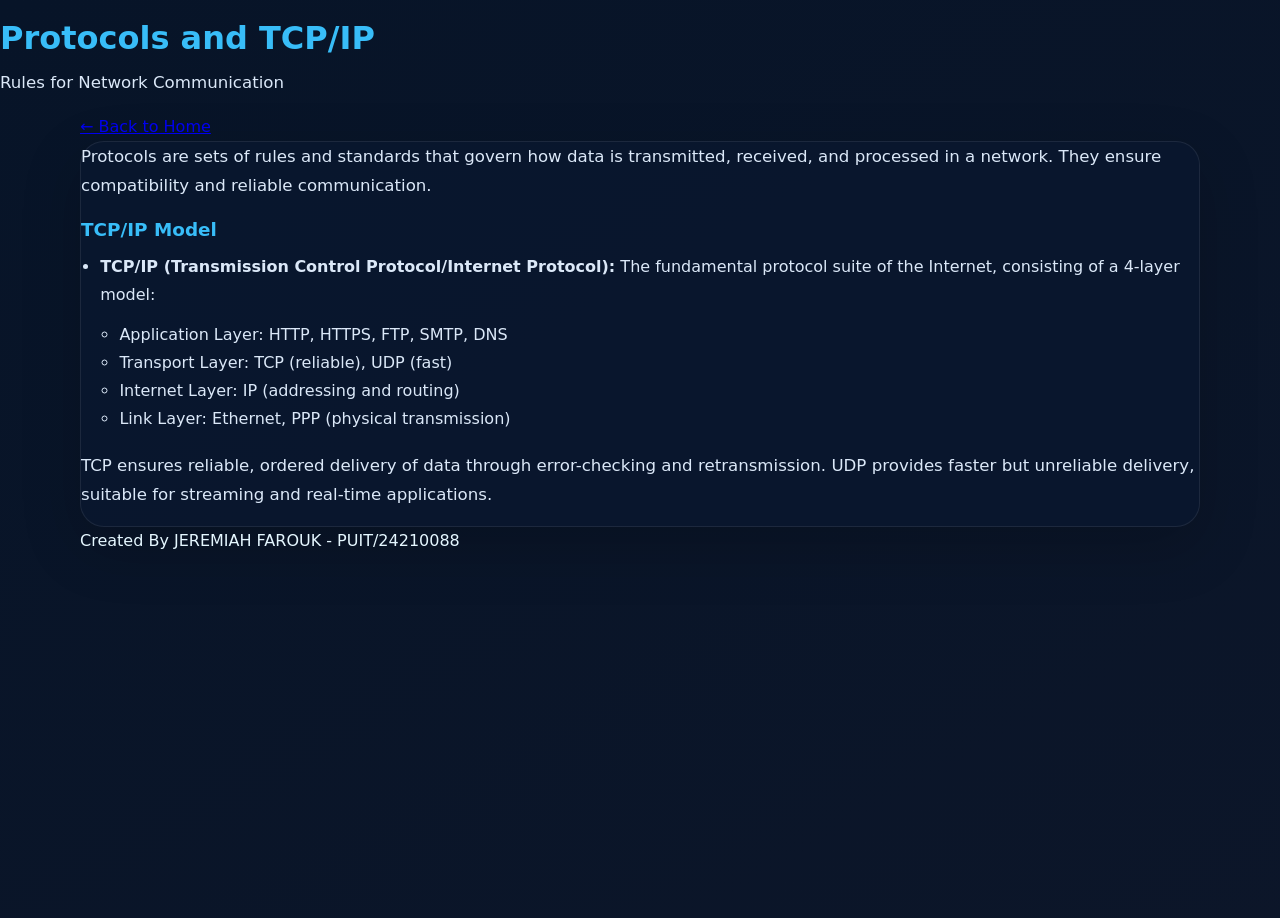
<file: protocols-tcpip.html>
<!DOCTYPE html>
<html lang="en">
<head>
<meta charset="UTF-8">
<meta name="viewport" content="width=device-width, initial-scale=1.0">
<title>Protocols and TCP/IP</title>
<link rel="stylesheet" href="styles.css">
</head>
<body>
<header>
<h1>Protocols and TCP/IP</h1>
<p>Rules for Network Communication</p>
</header>
<div class="container">
<div class="button-row">
<a class="button-link" href="index.html">← Back to Home</a>
</div>
<div class="card">
<p>Protocols are sets of rules and standards that govern how data is transmitted, received, and processed in a network. They ensure compatibility and reliable communication.</p>
<h3>TCP/IP Model</h3>
<ul>
<li><strong>TCP/IP (Transmission Control Protocol/Internet Protocol):</strong> The fundamental protocol suite of the Internet, consisting of a 4-layer model:</li>
<ul>
<li>Application Layer: HTTP, HTTPS, FTP, SMTP, DNS</li>
<li>Transport Layer: TCP (reliable), UDP (fast)</li>
<li>Internet Layer: IP (addressing and routing)</li>
<li>Link Layer: Ethernet, PPP (physical transmission)</li>
</ul>
</ul>
<p>TCP ensures reliable, ordered delivery of data through error-checking and retransmission. UDP provides faster but unreliable delivery, suitable for streaming and real-time applications.</p>
</div>
<footer>Created By JEREMIAH FAROUK - PUIT/24210088</footer>
</div>
</body>
</html>
</file>
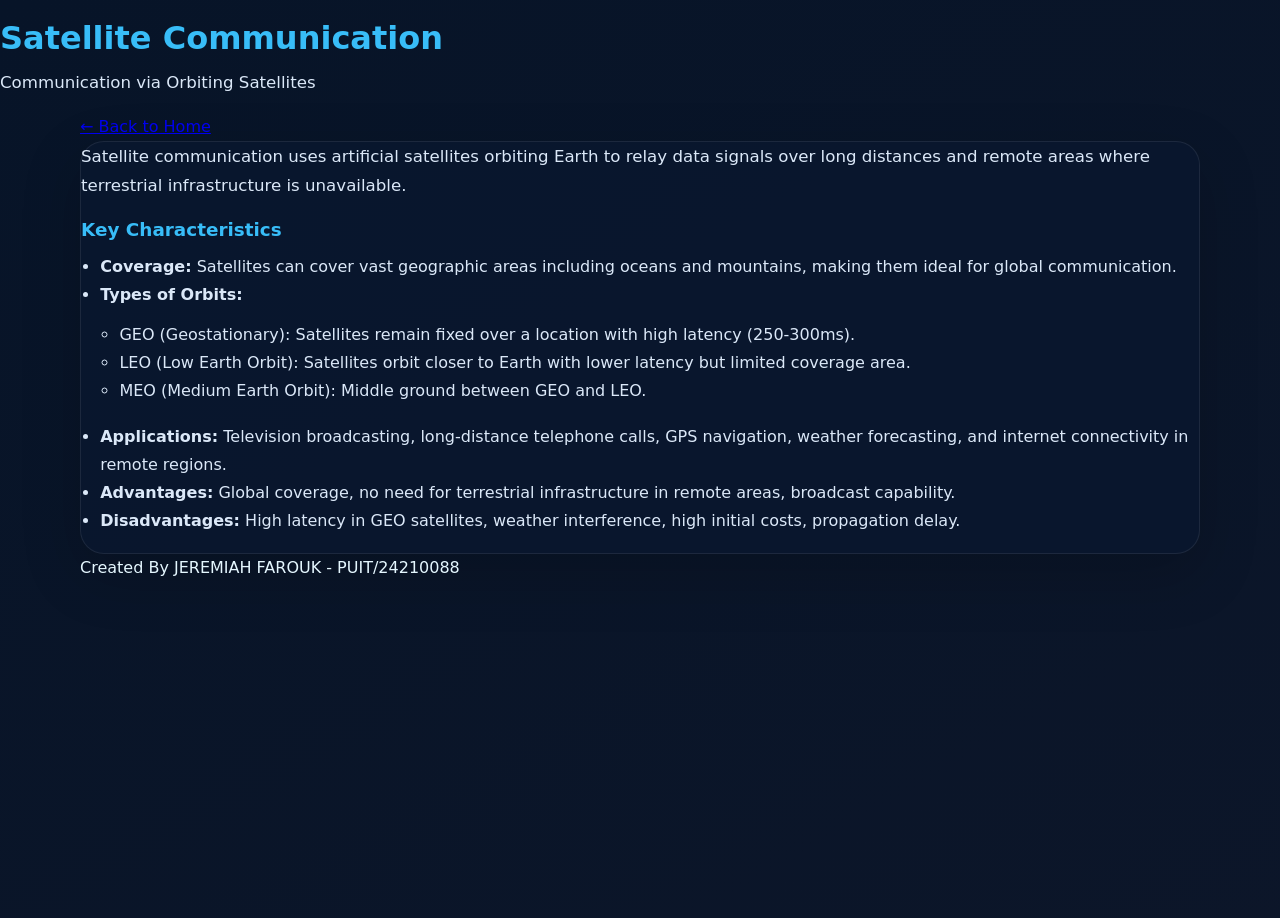
<file: satellite-communication.html>
<!DOCTYPE html>
<html lang="en">
<head>
<meta charset="UTF-8">
<meta name="viewport" content="width=device-width, initial-scale=1.0">
<title>Satellite Communication</title>
<link rel="stylesheet" href="styles.css">
</head>
<body>
<header>
<h1>Satellite Communication</h1>
<p>Communication via Orbiting Satellites</p>
</header>
<div class="container">
<div class="button-row">
<a class="button-link" href="index.html">← Back to Home</a>
</div>
<div class="card">
<p>Satellite communication uses artificial satellites orbiting Earth to relay data signals over long distances and remote areas where terrestrial infrastructure is unavailable.</p>
<h3>Key Characteristics</h3>
<ul>
<li><strong>Coverage:</strong> Satellites can cover vast geographic areas including oceans and mountains, making them ideal for global communication.</li>
<li><strong>Types of Orbits:</strong></li>
<ul>
<li>GEO (Geostationary): Satellites remain fixed over a location with high latency (250-300ms).</li>
<li>LEO (Low Earth Orbit): Satellites orbit closer to Earth with lower latency but limited coverage area.</li>
<li>MEO (Medium Earth Orbit): Middle ground between GEO and LEO.</li>
</ul>
<li><strong>Applications:</strong> Television broadcasting, long-distance telephone calls, GPS navigation, weather forecasting, and internet connectivity in remote regions.</li>
<li><strong>Advantages:</strong> Global coverage, no need for terrestrial infrastructure in remote areas, broadcast capability.</li>
<li><strong>Disadvantages:</strong> High latency in GEO satellites, weather interference, high initial costs, propagation delay.</li>
</ul>
</div>
<footer>Created By JEREMIAH FAROUK - PUIT/24210088</footer>
</div>
</body>
</html>
</file>
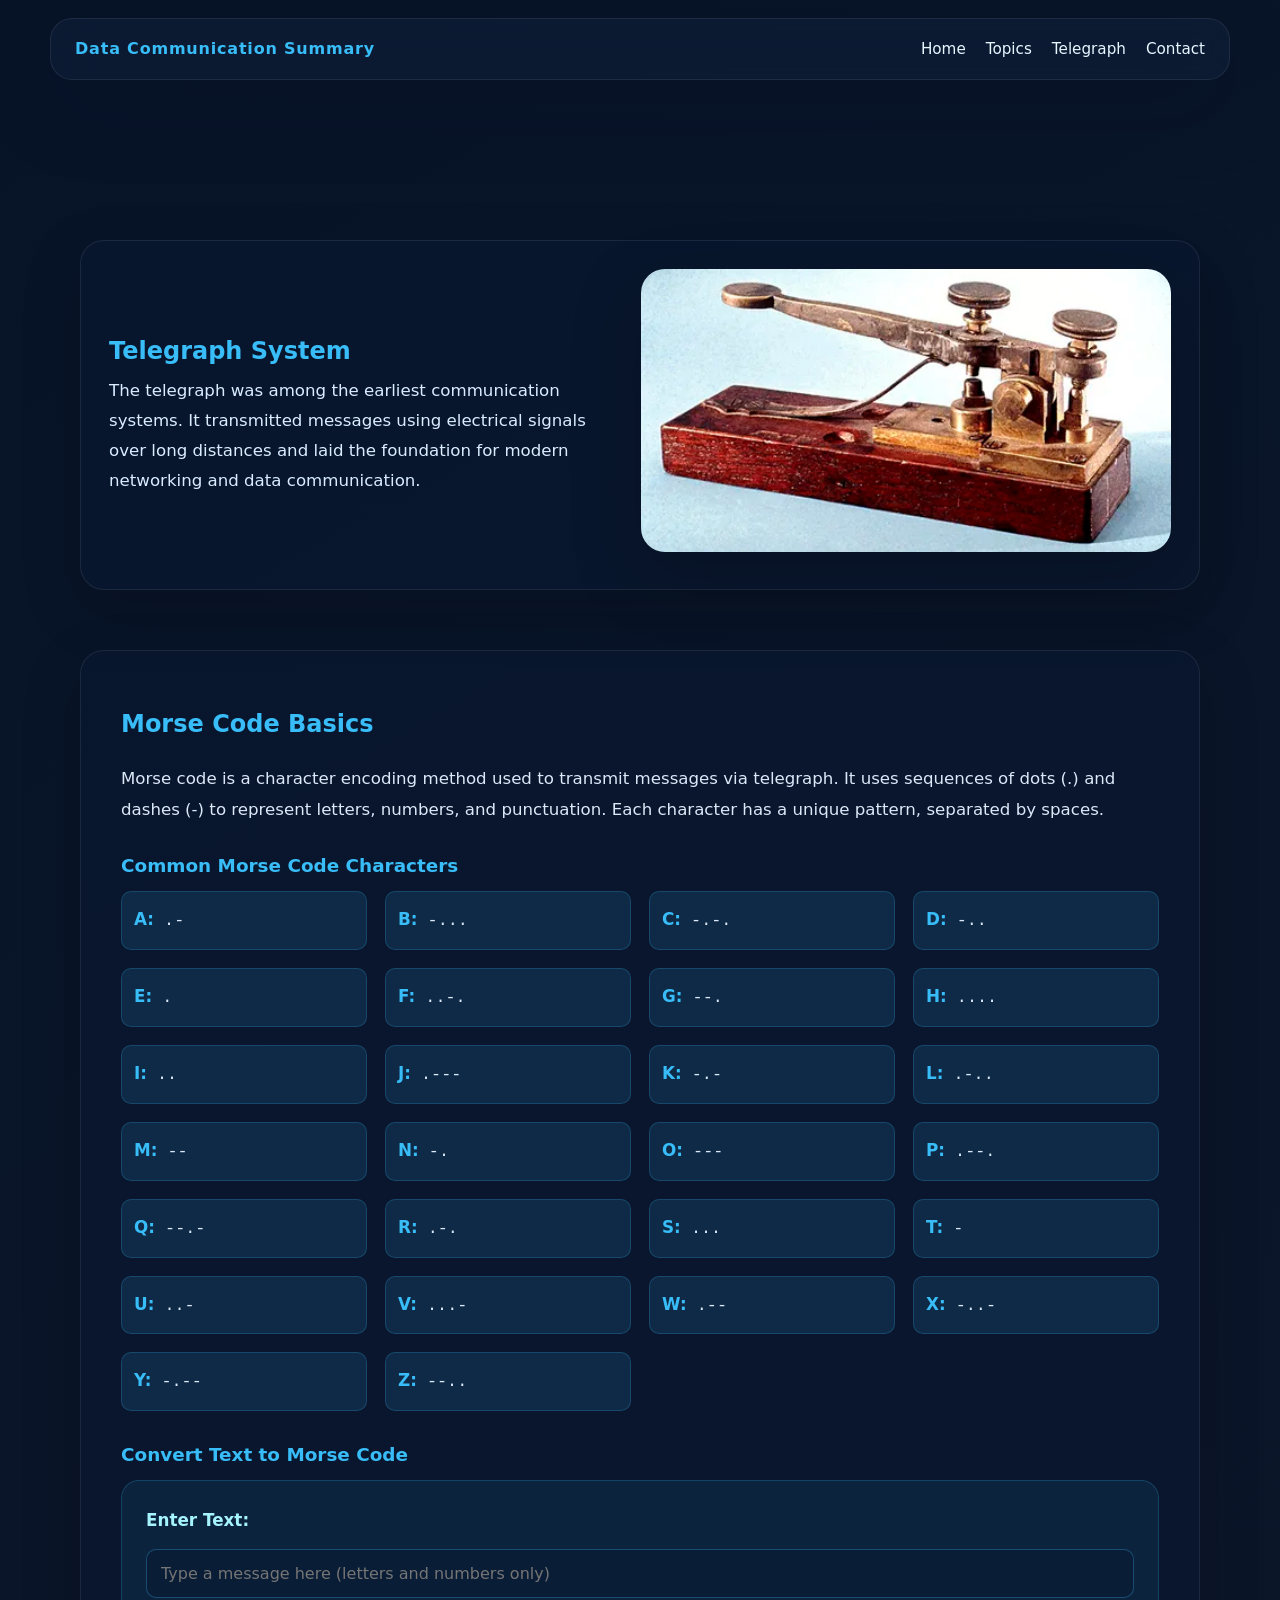
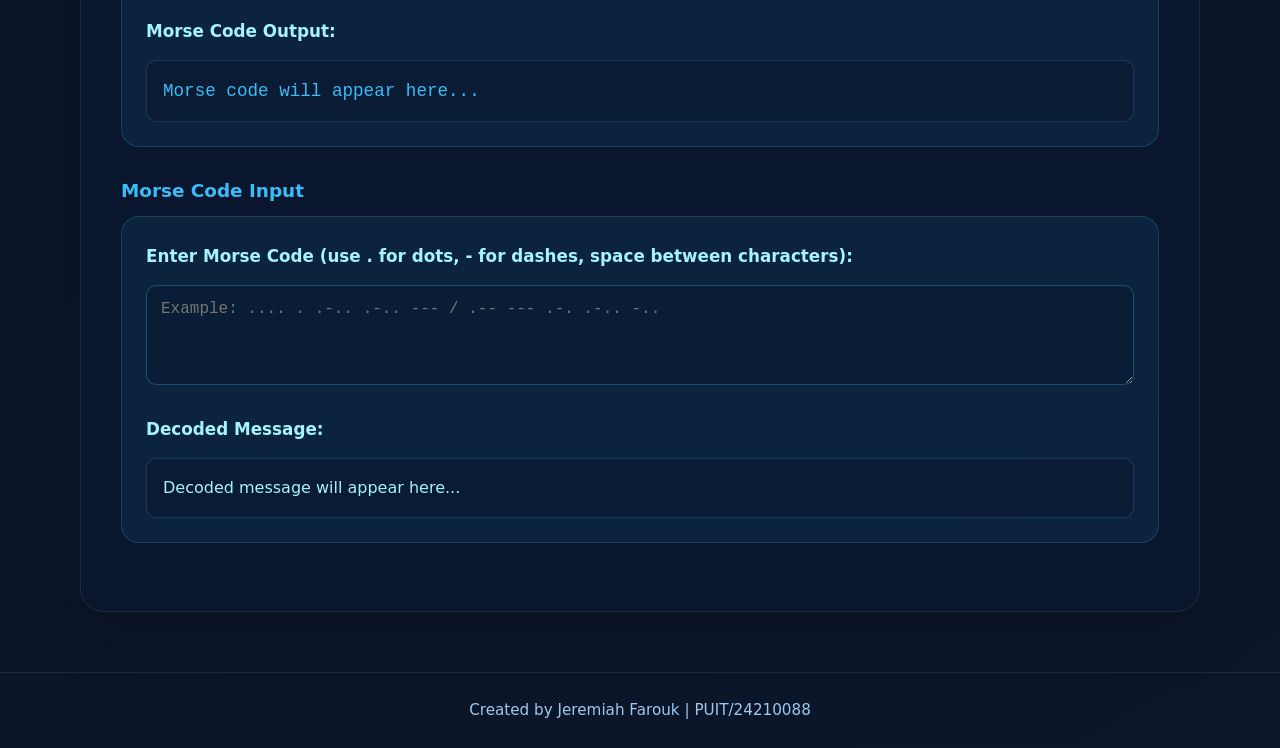
<file: telegraph.html>
<!DOCTYPE html>
<html lang="en">
<head>
  <meta charset="UTF-8">
  <meta name="viewport" content="width=device-width, initial-scale=1.0">
  <title>The Telegraph</title>
  <link rel="stylesheet" href="styles.css">
  <link rel="stylesheet" href="https://cdnjs.cloudflare.com/ajax/libs/font-awesome/6.4.0/css/all.min.css" integrity="sha512-p1Cm+S3X7RmOISVSu6Jz91FJjrNn3iDATC+6CDj1O7+snnVQoQu/6W+T7y9FqXsJCHmqqiVXd5N6eeGdX6f+Uw==" crossorigin="anonymous" referrerpolicy="no-referrer" />
</head>
<body>
  <nav class="sticky-nav">
    <div class="nav-brand">Data Communication Summary</div>
    <div class="nav-links">
      <a href="index.html">Home</a>
      <a href="index.html#topics">Topics</a>
      <a href="#telegraph">Telegraph</a>
      <a href="index.html#contact">Contact</a>
    </div>
  </nav>
  <main>
    <section class="container" style="padding-top: 130px;">
      <div class="card telegraph-card">
        <div class="telegraph-text">
          <h2>Telegraph System</h2>
          <p>The telegraph was among the earliest communication systems. It transmitted messages using electrical signals over long distances and laid the foundation for modern networking and data communication.</p>
        </div>
        <div class="telegraph-image-wrap">
          <img src="telegraph.jpg" alt="Telegraph machine">
        </div>
      </div>
    </section>

    <!-- Morse Code Section -->
    <section class="container" style="padding-top: 60px; padding-bottom: 60px;">
      <div class="card" style="padding: 40px;">
        <h2 style="color: #38bdf8; margin-bottom: 24px;">Morse Code Basics</h2>
        
        <div class="page-content" style="max-width: 100%; padding: 0;">
          <p>Morse code is a character encoding method used to transmit messages via telegraph. It uses sequences of dots (.) and dashes (-) to represent letters, numbers, and punctuation. Each character has a unique pattern, separated by spaces.</p>
          
          <h3 style="margin-top: 28px; margin-bottom: 14px;">Common Morse Code Characters</h3>
          <div class="morse-table" style="display: grid; grid-template-columns: repeat(auto-fit, minmax(220px, 1fr)); gap: 18px; margin-bottom: 32px;">
            <div class="morse-item"><strong>A:</strong> .-</div>
            <div class="morse-item"><strong>B:</strong> -...</div>
            <div class="morse-item"><strong>C:</strong> -.-.</div>
            <div class="morse-item"><strong>D:</strong> -..</div>
            <div class="morse-item"><strong>E:</strong> .</div>
            <div class="morse-item"><strong>F:</strong> ..-.</div>
            <div class="morse-item"><strong>G:</strong> --.</div>
            <div class="morse-item"><strong>H:</strong> ....</div>
            <div class="morse-item"><strong>I:</strong> ..</div>
            <div class="morse-item"><strong>J:</strong> .---</div>
            <div class="morse-item"><strong>K:</strong> -.-</div>
            <div class="morse-item"><strong>L:</strong> .-..</div>
            <div class="morse-item"><strong>M:</strong> --</div>
            <div class="morse-item"><strong>N:</strong> -.</div>
            <div class="morse-item"><strong>O:</strong> ---</div>
            <div class="morse-item"><strong>P:</strong> .--.</div>
            <div class="morse-item"><strong>Q:</strong> --.-</div>
            <div class="morse-item"><strong>R:</strong> .-.</div>
            <div class="morse-item"><strong>S:</strong> ...</div>
            <div class="morse-item"><strong>T:</strong> -</div>
            <div class="morse-item"><strong>U:</strong> ..-</div>
            <div class="morse-item"><strong>V:</strong> ...-</div>
            <div class="morse-item"><strong>W:</strong> .--</div>
            <div class="morse-item"><strong>X:</strong> -..-</div>
            <div class="morse-item"><strong>Y:</strong> -.--</div>
            <div class="morse-item"><strong>Z:</strong> --..</div>
          </div>

          <h3 style="margin-top: 28px; margin-bottom: 14px;">Convert Text to Morse Code</h3>
          <div style="background: rgba(56, 189, 248, 0.08); border: 1px solid rgba(56, 189, 248, 0.2); border-radius: 18px; padding: 24px; margin-bottom: 32px;">
            <label style="display: block; margin-bottom: 12px; color: #a5f3fc; font-weight: 600;">Enter Text:</label>
            <input 
              type="text" 
              id="textInput" 
              placeholder="Type a message here (letters and numbers only)" 
              style="width: 100%; padding: 14px; border: 1px solid rgba(56, 189, 248, 0.3); border-radius: 10px; background: rgba(10, 25, 50, 0.6); color: #e5f7ff; font-size: 1rem; margin-bottom: 18px;"
            >
            
            <label style="display: block; margin-bottom: 12px; color: #a5f3fc; font-weight: 600;">Morse Code Output:</label>
            <div 
              id="morseOutput" 
              style="background: rgba(10, 25, 50, 0.8); padding: 16px; border-radius: 10px; min-height: 60px; color: #38bdf8; font-family: 'Courier New', monospace; font-size: 1.1rem; word-break: break-all; line-height: 1.6; border: 1px solid rgba(56, 189, 248, 0.2);"
            >
              Morse code will appear here...
            </div>
          </div>

          <h3 style="margin-top: 28px; margin-bottom: 14px;">Morse Code Input</h3>
          <div style="background: rgba(56, 189, 248, 0.08); border: 1px solid rgba(56, 189, 248, 0.2); border-radius: 18px; padding: 24px;">
            <label style="display: block; margin-bottom: 12px; color: #a5f3fc; font-weight: 600;">Enter Morse Code (use . for dots, - for dashes, space between characters):</label>
            <textarea 
              id="morseInput" 
              placeholder="Example: .... . .-.. .-.. --- / .-- --- .-. .-.. -.." 
              style="width: 100%; padding: 14px; border: 1px solid rgba(56, 189, 248, 0.3); border-radius: 10px; background: rgba(10, 25, 50, 0.6); color: #e5f7ff; font-size: 1rem; font-family: 'Courier New', monospace; min-height: 100px; margin-bottom: 18px; resize: vertical;"
            ></textarea>
            
            <label style="display: block; margin-bottom: 12px; color: #a5f3fc; font-weight: 600;">Decoded Message:</label>
            <div 
              id="decodedOutput" 
              style="background: rgba(10, 25, 50, 0.8); padding: 16px; border-radius: 10px; min-height: 60px; color: #a5f3fc; font-size: 1rem; word-break: break-all; line-height: 1.6; border: 1px solid rgba(56, 189, 248, 0.2);"
            >
              Decoded message will appear here...
            </div>
          </div>
        </div>
      </div>
    </section>
  </main>

  <footer class="site-footer">Created by Jeremiah Farouk | PUIT/24210088</footer>

  <style>
    .morse-item {
      background: rgba(56, 189, 248, 0.12);
      padding: 12px;
      border-radius: 10px;
      border: 1px solid rgba(56, 189, 248, 0.2);
      color: #dbe8f8;
      font-family: 'Courier New', monospace;
    }

    .morse-item strong {
      color: #38bdf8;
    }
  </style>

  <script>
    // Morse code dictionary
    const morseDict = {
      'A': '.-', 'B': '-...', 'C': '-.-.', 'D': '-..', 'E': '.', 
      'F': '..-.', 'G': '--.', 'H': '....', 'I': '..', 'J': '.---',
      'K': '-.-', 'L': '.-..', 'M': '--', 'N': '-.', 'O': '---',
      'P': '.--.', 'Q': '--.-', 'R': '.-.', 'S': '...', 'T': '-',
      'U': '..-', 'V': '...-', 'W': '.--', 'X': '-..-', 'Y': '-.--',
      'Z': '--..', '0': '-----', '1': '.----', '2': '..---', '3': '...--',
      '4': '....-', '5': '.....', '6': '-....', '7': '--...', '8': '---..',
      '9': '----.'
    };

    // Reverse dictionary for decoding
    const reverseMorseDict = {};
    for (let char in morseDict) {
      reverseMorseDict[morseDict[char]] = char;
    }

    // Text to Morse conversion
    document.getElementById('textInput')?.addEventListener('input', function() {
      const text = this.value.toUpperCase();
      let morse = '';
      for (let char of text) {
        if (morseDict[char]) {
          morse += morseDict[char] + ' ';
        } else if (char === ' ') {
          morse += '/ ';
        }
      }
      document.getElementById('morseOutput').textContent = morse.trim() || 'Morse code will appear here...';
    });

    // Morse to Text conversion
    document.getElementById('morseInput')?.addEventListener('input', function() {
      const morse = this.value.trim();
      const chars = morse.split(' ');
      let text = '';
      for (let code of chars) {
        if (code === '/') {
          text += ' ';
        } else if (reverseMorseDict[code]) {
          text += reverseMorseDict[code];
        }
      }
      document.getElementById('decodedOutput').textContent = text || 'Decoded message will appear here...';
    });
  </script>
</body>
</html>
</file>
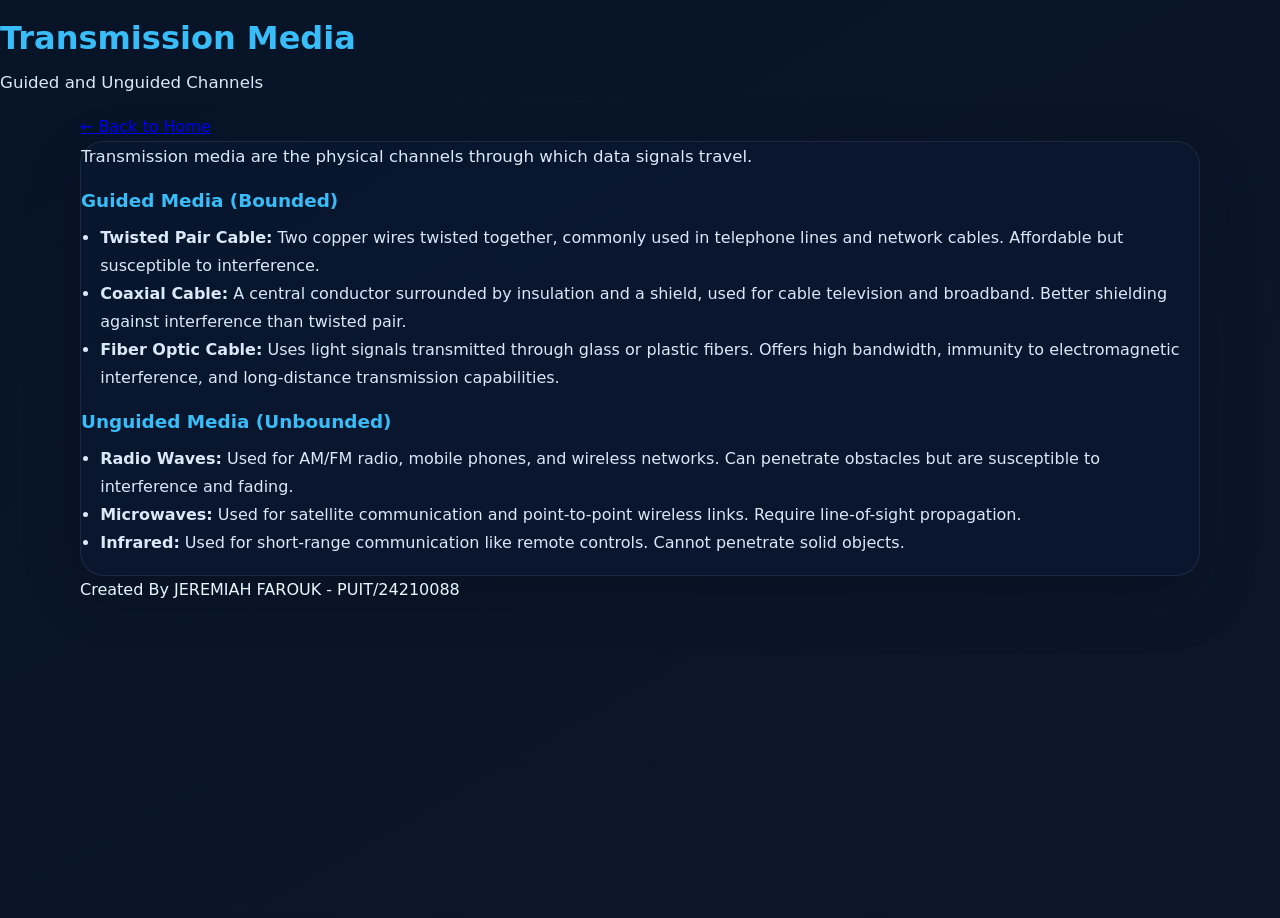
<file: transmission-media.html>
<!DOCTYPE html>
<html lang="en">
<head>
<meta charset="UTF-8">
<meta name="viewport" content="width=device-width, initial-scale=1.0">
<title>Transmission Media</title>
<link rel="stylesheet" href="styles.css">
</head>
<body>
<header>
<h1>Transmission Media</h1>
<p>Guided and Unguided Channels</p>
</header>
<div class="container">
<div class="button-row">
<a class="button-link" href="index.html">← Back to Home</a>
</div>
<div class="card">
<p>Transmission media are the physical channels through which data signals travel.</p>
<h3>Guided Media (Bounded)</h3>
<ul>
<li><strong>Twisted Pair Cable:</strong> Two copper wires twisted together, commonly used in telephone lines and network cables. Affordable but susceptible to interference.</li>
<li><strong>Coaxial Cable:</strong> A central conductor surrounded by insulation and a shield, used for cable television and broadband. Better shielding against interference than twisted pair.</li>
<li><strong>Fiber Optic Cable:</strong> Uses light signals transmitted through glass or plastic fibers. Offers high bandwidth, immunity to electromagnetic interference, and long-distance transmission capabilities.</li>
</ul>
<h3>Unguided Media (Unbounded)</h3>
<ul>
<li><strong>Radio Waves:</strong> Used for AM/FM radio, mobile phones, and wireless networks. Can penetrate obstacles but are susceptible to interference and fading.</li>
<li><strong>Microwaves:</strong> Used for satellite communication and point-to-point wireless links. Require line-of-sight propagation.</li>
<li><strong>Infrared:</strong> Used for short-range communication like remote controls. Cannot penetrate solid objects.</li>
</ul>
</div>
<footer>Created By JEREMIAH FAROUK - PUIT/24210088</footer>
</div>
</body>
</html>
</file>
<file: styles.css>
* {
  margin: 0;
  padding: 0;
  box-sizing: border-box;
  font-family: 'Inter', system-ui, -apple-system, BlinkMacSystemFont, 'Segoe UI', sans-serif;
}

:root {
  --bg-start: #071428;
  --bg-mid: #0f172a;
  --bg-end: #102a46;
  --glass: rgba(10, 25, 50, 0.55);
  --glass-strong: rgba(10, 25, 50, 0.78);
  --accent: #38bdf8;
  --accent-soft: rgba(56, 189, 248, 0.16);
  --text: #e5f7ff;
  --muted: #a8c8e9;
}

html {
  scroll-behavior: smooth;
}

body {
  min-height: 100vh;
  background: linear-gradient(150deg, var(--bg-start), var(--bg-mid), var(--bg-end));
  background-size: 320% 320%;
  color: var(--text);
  position: relative;
  overflow-x: hidden;
  font-size: 16px;
  line-height: 1.75;
}

.background-glow {
  position: fixed;
  inset: 0;
  background: radial-gradient(circle at top left, rgba(56, 189, 248, 0.18), transparent 28%),
              radial-gradient(circle at bottom right, rgba(96, 165, 250, 0.1), transparent 24%);
  pointer-events: none;
}

body::before {
  content: '';
  position: fixed;
  inset: 0;
  background: repeating-radial-gradient(circle at center, rgba(255,255,255,0.01), transparent 100px);
  opacity: 0.15;
  pointer-events: none;
}

@keyframes gradientShift {
  0%, 100% { background-position: 0% 50%; }
  50% { background-position: 100% 50%; }
}

body {
  animation: gradientShift 18s ease infinite;
}

.sticky-nav {
  position: fixed;
  top: 18px;
  left: 50%;
  transform: translateX(-50%);
  width: calc(100% - 40px);
  max-width: 1180px;
  background: rgba(15, 30, 55, 0.72);
  backdrop-filter: blur(18px);
  border: 1px solid rgba(255, 255, 255, 0.08);
  border-radius: 22px;
  padding: 16px 24px;
  display: flex;
  align-items: center;
  justify-content: space-between;
  gap: 20px;
  z-index: 50;
  box-shadow: 0 24px 80px rgba(3, 12, 32, 0.22);
}

.nav-brand {
  font-size: 1rem;
  font-weight: 700;
  letter-spacing: 0.05em;
  color: var(--accent);
}

.nav-links {
  display: flex;
  align-items: center;
  gap: 20px;
  flex-wrap: wrap;
}

.nav-links a {
  color: var(--text);
  text-decoration: none;
  font-size: 0.95rem;
  transition: color 0.2s ease;
}

.nav-links a:hover {
  color: #a5f3fc;
}

main {
  padding-top: 110px;
}

.container {
  width: min(1120px, calc(100% - 36px));
  margin: 0 auto;
}

.card {
  background: var(--glass);
  border: 1px solid rgba(255, 255, 255, 0.08);
  border-radius: 24px;
  box-shadow: 0 20px 60px rgba(0, 0, 0, 0.18);
  transition: transform 0.28s ease, box-shadow 0.28s ease, border-color 0.28s ease;
}

.card:hover {
  transform: translateY(-10px);
  box-shadow: 0 28px 90px rgba(17, 34, 68, 0.28);
  border-color: rgba(56, 189, 248, 0.24);
}

.hero-grid {
  display: grid;
  grid-template-columns: 1.35fr 1fr;
  gap: 26px;
}

.profile-card,
.completion-card,
.telegraph-card,
.contact-card {
  padding: 28px;
}

.profile-head {
  display: flex;
  align-items: center;
  gap: 22px;
}

.profile-head img {
  width: 140px;
  height: 140px;
  object-fit: cover;
  border-radius: 24px;
  border: 2px solid rgba(56, 189, 248, 0.35);
}

.profile-card h2 {
  color: var(--accent);
  font-size: 1.85rem;
}

.subtle-text {
  color: #b8d5ef;
  line-height: 1.75;
}

.intro-text {
  margin-top: 18px;
  color: #dbe8f8;
  line-height: 1.8;
}

.info-row {
  display: grid;
  grid-template-columns: repeat(2, minmax(0, 1fr));
  gap: 18px;
  margin-top: 24px;
}

.info-row strong {
  display: block;
  color: var(--accent);
  margin-bottom: 8px;
}

.completion-card h2,
.telegraph-card h2,
.contact-card h2,
.section-header h2 {
  color: var(--accent);
}

.progress-bar {
  width: 100%;
  height: 18px;
  background: rgba(255, 255, 255, 0.08);
  border-radius: 999px;
  overflow: hidden;
  margin: 22px 0 14px;
}

.progress-fill {
  height: 100%;
  background: linear-gradient(90deg, #38bdf8, #60a5fa);
  border-radius: 999px;
}

.progress-meta {
  display: flex;
  justify-content: space-between;
  color: #cbe6ff;
  font-size: 0.95rem;
}

.topics-section {
  margin-top: 30px;
}

.section-header {
  display: flex;
  justify-content: space-between;
  align-items: flex-end;
  margin-bottom: 26px;
}

.section-header h2 {
  font-size: 2rem;
  margin-bottom: 8px;
}

.folder-grid {
  display: grid;
  grid-template-columns: repeat(auto-fit, minmax(300px, 1fr));
  gap: 32px;
  row-gap: 36px;
}

.folder-card {
  display: flex;
  flex-direction: column;
  gap: 24px;
  padding: 32px;
  min-height: 240px;
  align-items: flex-start;
  background: rgba(15, 30, 55, 0.86);
  border: 1px solid rgba(56, 189, 248, 0.14);
}

.folder-card:hover {
  transform: translateY(-14px);
  border-color: rgba(56, 189, 248, 0.32);
  box-shadow: 0 36px 90px rgba(56, 189, 248, 0.14);
}

.icon-wrap {
  width: 48px;
  height: 48px;
  display: inline-flex;
  align-items: center;
  justify-content: center;
  border-radius: 16px;
  background: rgba(56, 189, 248, 0.12);
  color: var(--accent);
}

.icon-wrap i {
  font-size: 1.2rem;
}

.folder-title {
  font-size: 1.05rem;
  font-weight: 700;
  color: #e8f7ff;
}

.folder-title {
  margin-bottom: 6px;
}

.folder-desc {
  line-height: 1.7;
  color: #acc9ea;
}

.folder-card a {
  display: block;
  margin-top: 8px;
  color: #a5f3fc;
  text-decoration: none;
}

.telegraph-highlight {
  margin-top: 40px;
}

.telegraph-card {
  display: grid;
  grid-template-columns: 1fr 1.05fr;
  gap: 28px;
  align-items: center;
}

.telegraph-card p {
  line-height: 1.8;
  color: #d9edff;
}

.telegraph-image-wrap img {
  width: 100%;
  border-radius: 24px;
  object-fit: cover;
  box-shadow: 0 24px 70px rgba(0, 0, 0, 0.22);
}

.contact-section {
  margin: 40px 0 80px;
}

.contact-card a {
  color: #a5f3fc;
  text-decoration: none;
}

.video-section {
  padding: 60px 0;
}

.video-wrapper {
  position: relative;
  width: 100%;
  overflow: hidden;
  border-radius: 24px;
  box-shadow: 0 22px 70px rgba(0, 0, 0, 0.22);
}

.video-wrapper::before {
  content: '';
  display: block;
  padding-top: 56.25%;
}

.video-wrapper iframe {
  position: absolute;
  inset: 0;
  width: 100%;
  height: 100%;
  border: 0;
}

/* Video placeholder and play button */
.video-placeholder {
  position: relative;
  width: 100%;
  background: linear-gradient(180deg, rgba(3,12,32,0.6), rgba(3,12,32,0.8));
  min-height: 260px;
  display: flex;
  align-items: center;
  justify-content: center;
}

.video-poster {
  text-align: center;
}

.video-play-button {
  display: inline-flex;
  gap: 10px;
  align-items: center;
  background: linear-gradient(90deg, #38bdf8, #60a5fa);
  color: #052034;
  border: none;
  padding: 12px 18px;
  font-weight: 700;
  border-radius: 999px;
  cursor: pointer;
  box-shadow: 0 12px 28px rgba(56,189,248,0.14);
}

.video-play-button i {
  font-size: 1rem;
}

.site-footer {
  text-align: center;
  padding: 24px 0;
  color: #9fc7ee;
  font-size: 0.95rem;
  border-top: 1px solid rgba(255, 255, 255, 0.08);
}

@media (max-width: 980px) {
  .hero-grid,
  .telegraph-card {
    grid-template-columns: 1fr;
  }

  .nav-links {
    justify-content: center;
  }
}

@media (max-width: 720px) {
  .sticky-nav {
    flex-direction: column;
    align-items: stretch;
    padding: 18px;
  }

  .nav-links {
    justify-content: center;
    gap: 12px;
  }

  .hero-grid {
    grid-template-columns: 1fr;
  }

  .info-row {
    grid-template-columns: 1fr;
  }

  .section-header {
    align-items: flex-start;
    gap: 16px;
  }

  .folder-card {
    min-height: 240px;
  }
}

/* Improved readability for page explanations */
.page-content,
.content,
article,
.article-body {
  max-width: 920px;
  margin: 0 auto 28px;
  padding: 22px 18px;
  font-size: 1.05rem;
  line-height: 1.9;
  color: #e6f6ff;
}

h1, h2, h3, h4 {
  color: var(--accent);
  margin-top: 18px;
  margin-bottom: 10px;
  line-height: 1.25;
}

h1 { font-size: 2rem; }
h2 { font-size: 1.5rem; }
h3 { font-size: 1.15rem; }

p {
  margin-bottom: 16px;
  color: #dbe8f8;
  font-size: 1.04rem;
}

ul, ol {
  margin: 12px 0 18px 1.2rem;
  color: #dbe8f8;
}

@media (max-width: 720px) {
  .page-content,
  .content,
  article,
  .article-body {
    padding: 18px 14px;
    font-size: 1rem;
  }
}
</file>
